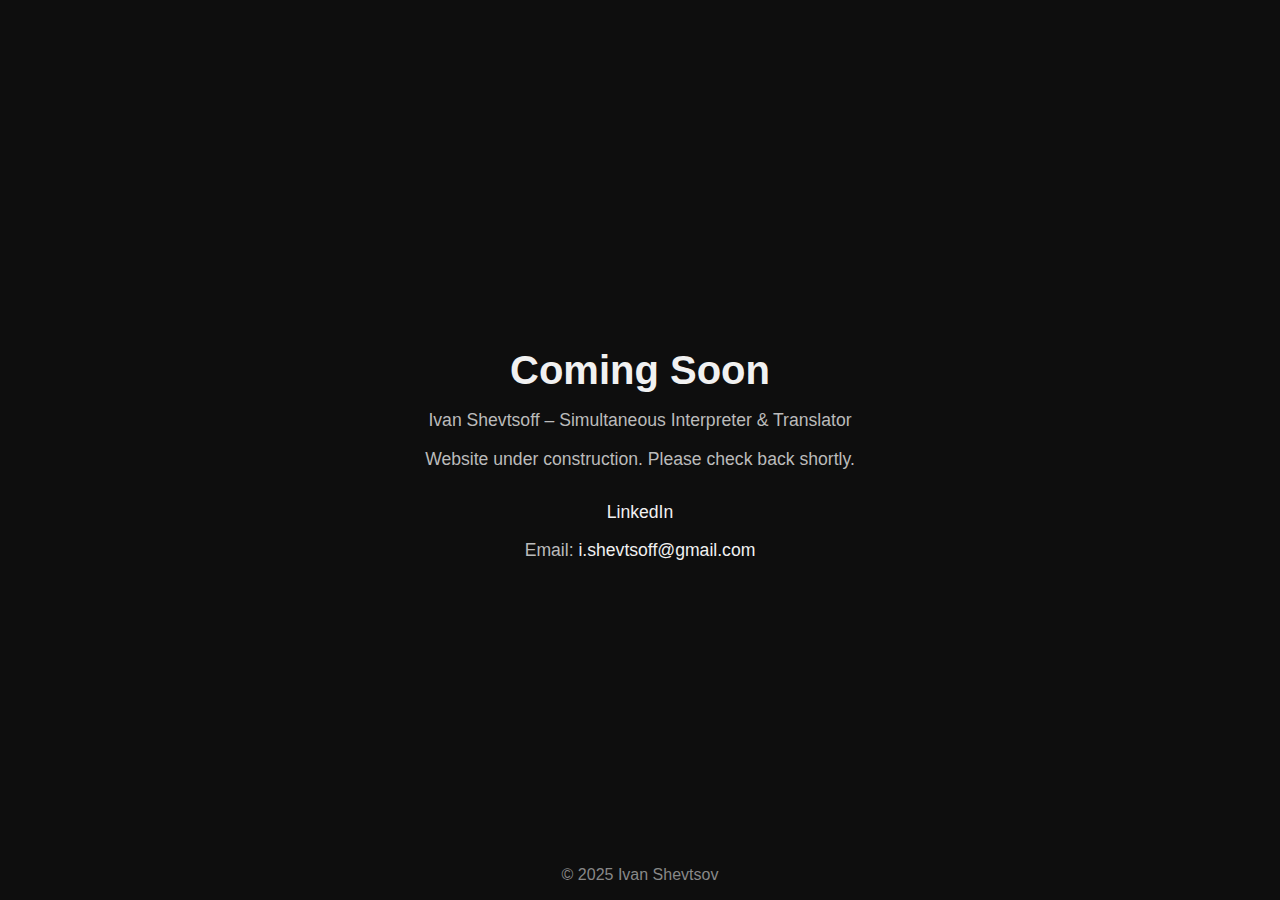
<file: index.html>
<!DOCTYPE html>
<html lang="en">
<head>
  <meta charset="UTF-8">
  <meta name="viewport" content="width=device-width, initial-scale=1.0">

  <!-- SEO & Social Tags (Preserved) -->
  <meta name="keywords" content="Conference Interpreter, Simultaneous Interpretation, English German Russian Interpreter, RSI, Legal Translation, Medical Translation, Technical Interpretation Asia"/>
  <meta name="author" content="Ivan Shevtsov">
  <title>Ivan Shevtsoff – Simultaneous Interpreter &amp; Translator Specializing in German, Russian, and English</title>
  <meta name="description" content="Ivan Shevtsoff – Experienced Simultaneous Interpreter &amp; Translator specializing in legal, medical, and technical fields in German, Russian, and English."/>
  <link rel="canonical" href="https://ivanshevtsoff.com"/>
  <meta property="og:title" content="Ivan Shevtsoff – Simultaneous Interpreter &amp; Translator Specializing in German, Russian, and English"/>
  <meta property="og:description" content="Ivan Shevtsoff – Experienced Simultaneous Interpreter &amp; Translator specializing in legal, medical, and technical fields in German, Russian, and English."/>
  <meta property="og:url" content="https://ivanshevtsoff.com"/>
  <meta property="og:site_name" content="IvanShevtsoff"/>
  <meta property="og:type" content="website"/>
  <meta name="fb_admins_meta_tag" content="i.shevtsoff"/>
  <meta name="google-site-verification" content="z198GASZHIZ1TUadFL4hCUdqg5PGjJBGj1CqCc-UXGw"/>
  <meta property="fb:admins" content="i.shevtsoff"/>
  <meta name="twitter:card" content="summary_large_image"/>
  <meta name="twitter:title" content="Ivan Shevtsoff – Simultaneous Interpreter &amp; Translator Specializing in German, Russian, and English"/>
  <meta name="twitter:description" content="Ivan Shevtsoff – Experienced Simultaneous Interpreter &amp; Translator specializing in legal, medical, and technical fields in German, Russian, and English."/>

  <style>
    body {
      margin: 0;
      font-family: "Helvetica Neue", sans-serif;
      background-color: #0e0e0e;
      color: #f1f1f1;
      display: flex;
      justify-content: center;
      align-items: center;
      height: 100vh;
      flex-direction: column;
      text-align: center;
    }
    h1 {
      font-size: 2.5rem;
      margin-bottom: 0.5rem;
    }
    p {
      font-size: 1.1rem;
      color: #bbb;
    }
    .logo {
      font-size: 1rem;
      color: #888;
      position: absolute;
      bottom: 1rem;
    }
    .contact {
      margin-top: 2rem;
      font-size: 1rem;
    }
    .contact a {
      color: #f1f1f1;
      text-decoration: none;
    }
    .contact a:hover {
      text-decoration: underline;
    }
  </style>
</head>
<body>
  <main>
    <h1>Coming Soon</h1>
    <p>Ivan Shevtsoff – Simultaneous Interpreter &amp; Translator</p>
    <p>Website under construction. Please check back shortly.</p>
    <div class="contact">
      <p><a href="https://www.linkedin.com/in/ivanshevtsoff/" target="_blank" rel="noopener noreferrer">LinkedIn</a></p>
      <p>Email: <span id="email"></span></p>
    </div>
  </main>
  <div class="logo">&copy; 2025 Ivan Shevtsov</div>

  <script>
    const user = "i.shevtsoff";
    const domain = "gmail.com";
    document.getElementById("email").innerHTML = `<a href="mailto:${user}@${domain}">${user}@${domain}</a>`;
  </script>
</body>
</html>
</file>
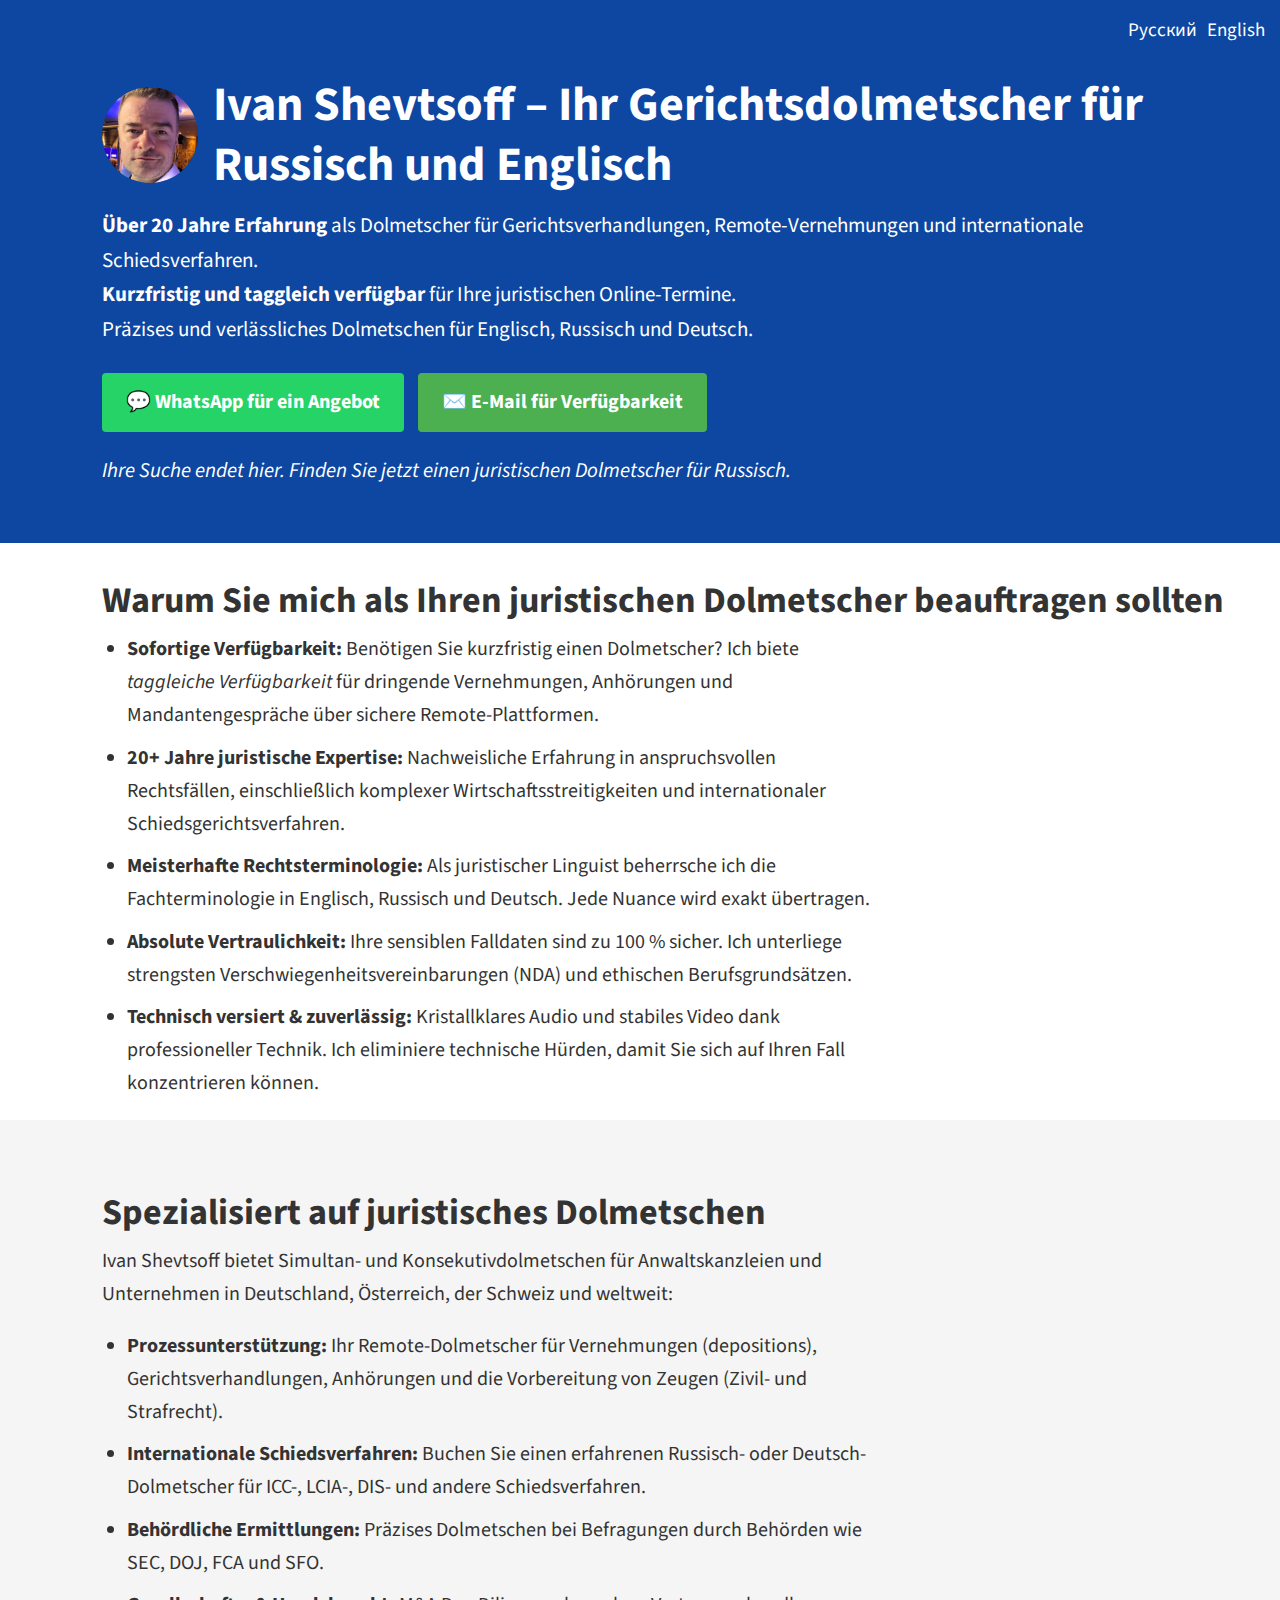
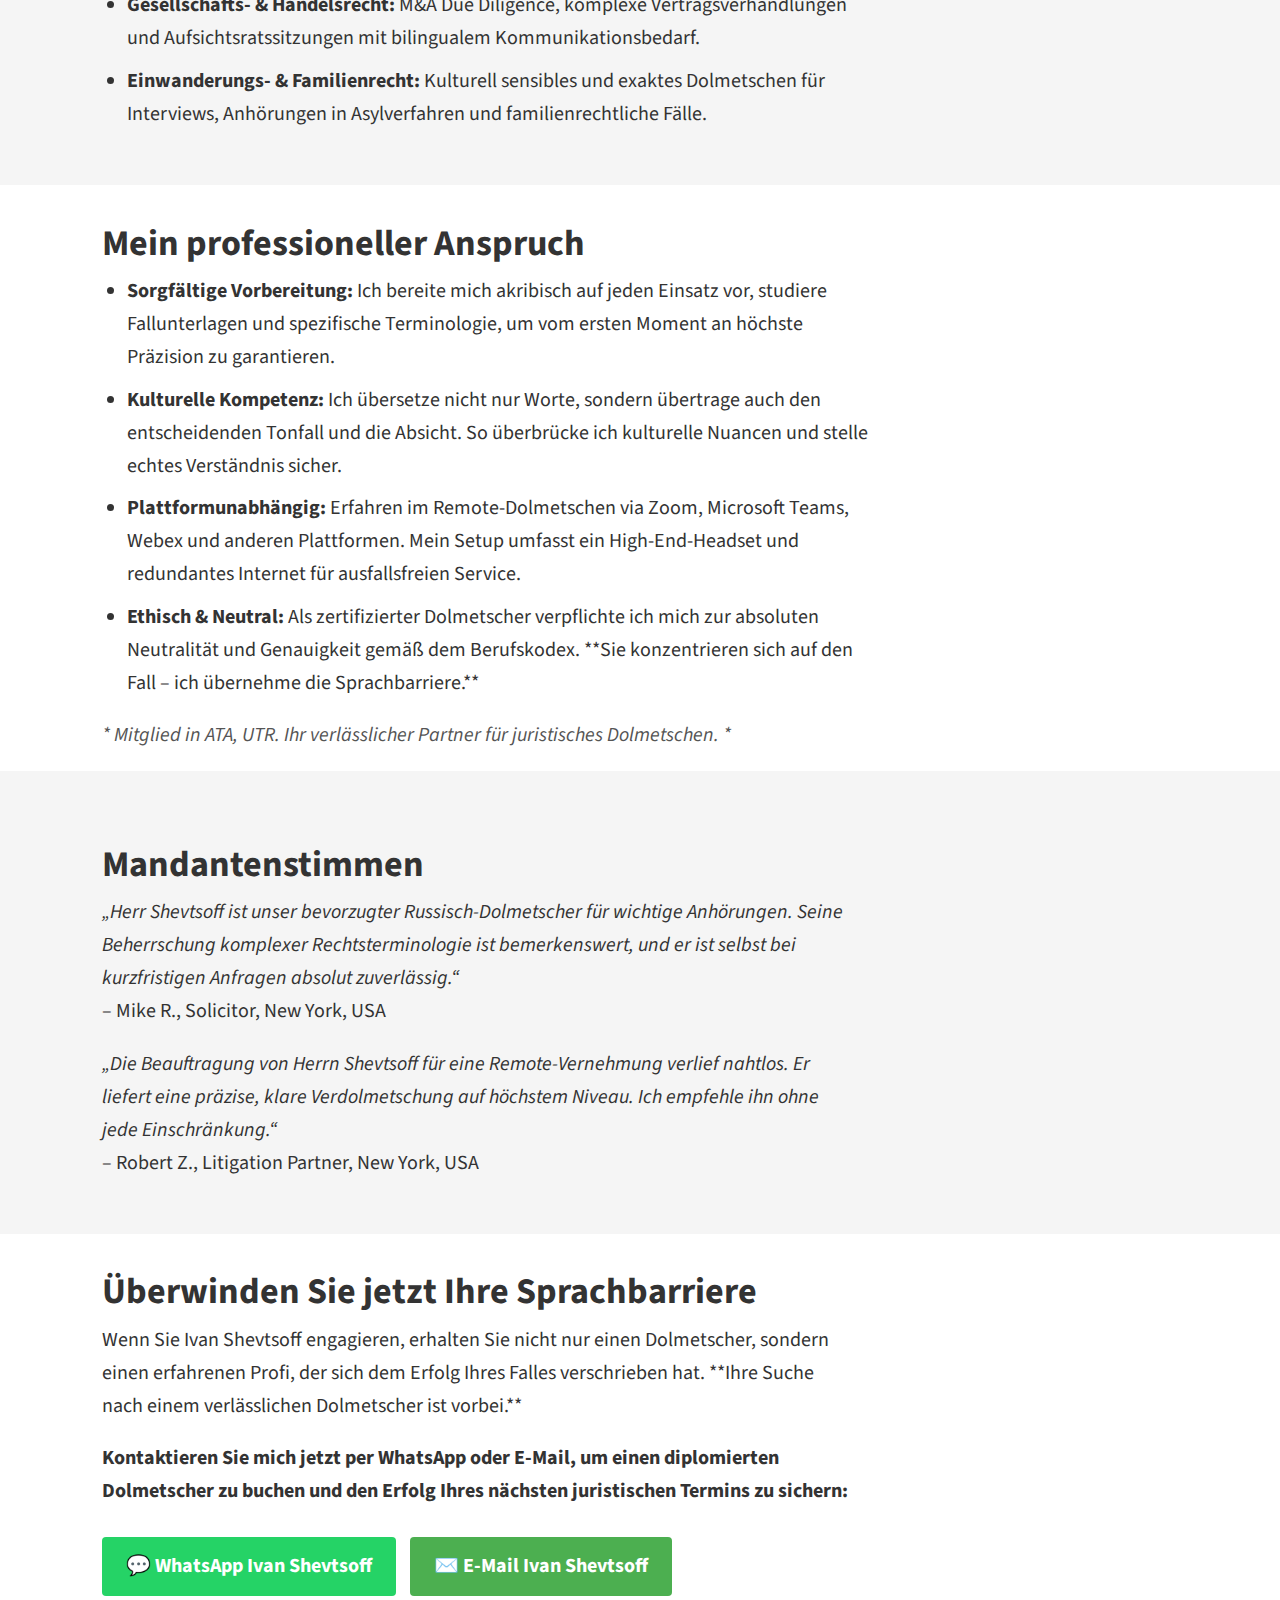
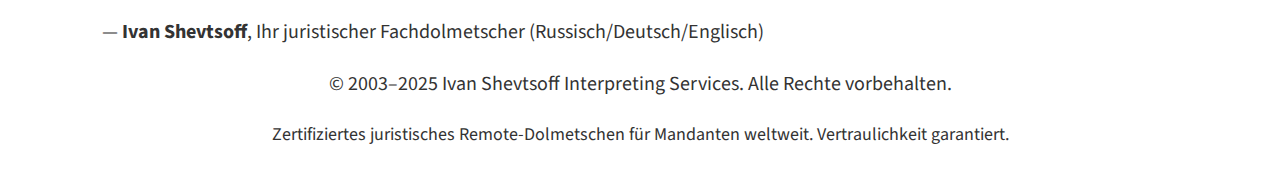
<file: de/index.html>
<!DOCTYPE html>
<html lang="de">
<head>
<script async src="https://www.googletagmanager.com/gtag/js?id=G-PXMJ6V97SH"></script>
<script>
  window.dataLayer = window.dataLayer || [];
  function gtag(){dataLayer.push(arguments);}
  gtag('js', new Date());

  gtag('config', 'G-PXMJ6V97SH');
</script>
  <meta charset="UTF-8">
  <meta name="viewport" content="width=device-width, initial-scale=1.0">
  
  <title>Gerichtsdolmetscher Russisch & Deutsch | Ivan Shevtsoff</title>
  <meta name="description" content="Buchen Sie einen diplomierten Dolmetscher für Russisch & Englisch mit 20+ Jahren Erfahrung. Experte für Remote-Vernehmungen, ICC/LCIA-Schiedsverfahren und Zeugenvorbereitung (SEC, DOJ). Kurzfristig & taggleich verfügbar. Kontaktieren Sie Ivan Shevtsoff.">

<link rel="apple-touch-icon" sizes="180x180" href="/apple-touch-icon.png">
<link rel="icon" type="image/png" sizes="32x32" href="/favicon-32x32.png">
<link rel="icon" type="image/png" sizes="16x16" href="/favicon-16x16.png">
<link rel="manifest" href="/site.webmanifest">
<link href="https://fonts.googleapis.com/css2?family=Source+Sans+3:wght@400;600;700;800&display=swap" rel="stylesheet">

<style>
  :root {
    --font-base: 20px;
    --lh-base: 1.65;
    --max-line: 75ch;

    --h1: clamp(34px, 4.5vw, 48px);
    --h2: clamp(26px, 3.2vw, 36px);
    --h3: clamp(22px, 2.4vw, 28px);
    --h4: clamp(18px, 2vw, 22px);

    --space-xxs: .4rem;
    --space-xs:  .6rem;
    --space-s:   .8rem;
    --space-m:   1.2rem;
    --space-l:   1.6rem;
    --space-xl:  2.2rem;
    --space-xxl: 3rem;
  }

  html { font-size: 100%; }
  body {
    margin: 0;
    padding: 0;
    font-family: "Source Sans 3", Arial, sans-serif;
    font-size: var(--font-base);
    line-height: var(--lh-base);
    color: #333;
  }

  section p, section ul, section ol {
    max-width: var(--max-line);
  }

  h1, h2, h3, h4, h5, h6 {
    line-height: 1.25;
    margin: 0;
    font-weight: 700;
  }
  h1 {
    font-size: var(--h1);
    margin-top: var(--space-xl);
    margin-bottom: var(--space-s);
  }
  h2 {
    font-size: var(--h2);
    margin-top: var(--space-xl);
    margin-bottom: var(--space-xs);
  }
  h3 {
    font-size: var(--h3);
    margin-top: var(--space-l);
    margin-bottom: var(--space-xxs);
  }
  h4 {
    font-size: var(--h4);
    margin-top: var(--space-m);
    margin-bottom: var(--space-xxs);
  }

  p {
    margin: 0 0 var(--space-m);
  }
  ul {
    margin: 0 0 var(--space-m) 1.25em;
    padding: 0;
  }
  li {
    margin: 0 0 var(--space-xs);
  }

  .container { max-width: 1200px; margin: 0 auto; padding: 0 1em; }
  .full { max-width: none; margin: 0; }
  .offset-left { padding-left: 8vw; padding-right: 3rem; }

  header.hero {
    background: #0d47a1;
    color: #fff;
    padding: 2em 0;
    position: relative;
    text-align: left;
  }
  header.hero h1 {
    display: flex;
    align-items: center;
    gap: 15px;
    justify-content: flex-start;
  }
  header.hero p {
    font-size: 1.05em;
    margin: .4rem 0 1rem;
  }

  .cta-buttons a {
    display: inline-block;
    margin: .5em .5em 0 0;
    padding: .65em 1.2em;
    font-weight: 700;
    text-decoration: none;
    color: #fff;
    border-radius: 4px;
  }
  .cta-buttons a.whatsapp { background: #25D366; }
  .cta-buttons a.email    { background: #4CAF50; }
  .cta-buttons a:hover    { opacity: .9; }

  .profile-pic {
    width: 96px;
    height: 96px;
    border-radius: 50%;
    object-fit: cover;
  }

  .lang-switcher {
    position: absolute; top: 15px; right: 15px;
    display: flex; gap: 10px; flex-direction: row;
  }
  .lang-switcher a {
    color: #fff;
    text-decoration: none;
    font-weight: 400;
    font-size: .95em;
  }
  .lang-switcher a:hover { text-decoration: underline; }

  section {
    padding: var(--space-xl) 0;
    text-align: left;
  }
  section.gray {
    background: #f5f5f5;
    padding-top: var(--space-xl);
    padding-bottom: var(--space-xl);
  }
  .trust-signals {
    font-style: italic;
    color: #555;
    margin-top: var(--space-s);
  }

  footer.offset-left {
    padding-left: 0;
    padding-right: 0;
    text-align: center;
  }

  @media (max-width: 600px) {
    .offset-left { padding-left: 1rem; padding-right: 1rem; }
    header.hero h1 { gap: 10px; flex-direction: column; align-items: flex-start; }
    header.hero p { font-size: 1em; }
    .cta-buttons a { display: block; margin: .5em 0 0 0; }
    .lang-switcher { right: 10px; top: 10px; flex-direction: column; gap: 4px; }
  }
</style>
</head>

<body>

  <header class="hero">
    <div class="lang-switcher">
      <a href="/ru/">Русский</a>
      <a href="/">English</a>
    </div>
    <div class="container full offset-left">
      <h1>
        <img src="../ivan.png" alt="Ivan Shevtsoff" class="profile-pic">
        Ivan Shevtsoff – Ihr Gerichtsdolmetscher für Russisch und Englisch
      </h1>
      <p><strong>Über 20 Jahre Erfahrung</strong> als Dolmetscher für Gerichtsverhandlungen, Remote-Vernehmungen und internationale Schiedsverfahren. <br>
      <strong>Kurzfristig und taggleich verfügbar</strong> für Ihre juristischen Online-Termine. <br>
      Präzises und verlässliches Dolmetschen für Englisch, Russisch und Deutsch.</p>
      <div class="cta-buttons">
        <a href="https://wa.me/4368110431822" class="whatsapp" title="Kontakt via WhatsApp">💬 WhatsApp für ein Angebot</a>
        <a href="mailto:i.shevtsoff@gmail.com" class="email" title="Kontakt via E-Mail">✉️ E-Mail für Verfügbarkeit</a>
      </div>
      <p style="margin-top:1em; font-style: italic;">Ihre Suche endet hier. Finden Sie jetzt einen juristischen Dolmetscher für Russisch.</p>
    </div>
  </header>

  <section class="container full offset-left">
    <h2>Warum Sie mich als Ihren juristischen Dolmetscher beauftragen sollten</h2>
    <ul>
      <li><strong>Sofortige Verfügbarkeit:</strong> Benötigen Sie kurzfristig einen Dolmetscher? Ich biete <em>taggleiche Verfügbarkeit</em> für dringende Vernehmungen, Anhörungen und Mandantengespräche über sichere Remote-Plattformen.</li>
      <li><strong>20+ Jahre juristische Expertise:</strong> Nachweisliche Erfahrung in anspruchsvollen Rechtsfällen, einschließlich komplexer Wirtschaftsstreitigkeiten und internationaler Schiedsgerichtsverfahren.</li>
      <li><strong>Meisterhafte Rechtsterminologie:</strong> Als juristischer Linguist beherrsche ich die Fachterminologie in Englisch, Russisch und Deutsch. Jede Nuance wird exakt übertragen.</li>
      <li><strong>Absolute Vertraulichkeit:</strong> Ihre sensiblen Falldaten sind zu 100 % sicher. Ich unterliege strengsten Verschwiegenheitsvereinbarungen (NDA) und ethischen Berufsgrundsätzen.</li>
      <li><strong>Technisch versiert & zuverlässig:</strong> Kristallklares Audio und stabiles Video dank professioneller Technik. Ich eliminiere technische Hürden, damit Sie sich auf Ihren Fall konzentrieren können.</li>
    </ul>
  </section>

  <section class="container gray full offset-left">
    <h2>Spezialisiert auf juristisches Dolmetschen</h2>
    <p>Ivan Shevtsoff bietet Simultan- und Konsekutivdolmetschen für Anwaltskanzleien und Unternehmen in Deutschland, Österreich, der Schweiz und weltweit:</p>
    <ul>
      <li><strong>Prozessunterstützung:</strong> Ihr Remote-Dolmetscher für Vernehmungen (depositions), Gerichtsverhandlungen, Anhörungen und die Vorbereitung von Zeugen (Zivil- und Strafrecht).</li>
      <li><strong>Internationale Schiedsverfahren:</strong> Buchen Sie einen erfahrenen Russisch- oder Deutsch-Dolmetscher für ICC-, LCIA-, DIS- und andere Schiedsverfahren.</li>
      <li><strong>Behördliche Ermittlungen:</strong> Präzises Dolmetschen bei Befragungen durch Behörden wie SEC, DOJ, FCA und SFO.</li>
      <li><strong>Gesellschafts- & Handelsrecht:</strong> M&A Due Diligence, komplexe Vertragsverhandlungen und Aufsichtsratssitzungen mit bilingualem Kommunikationsbedarf.</li>
      <li><strong>Einwanderungs- & Familienrecht:</strong> Kulturell sensibles und exaktes Dolmetschen für Interviews, Anhörungen in Asylverfahren und familienrechtliche Fälle.</li>
    </ul>
  </section>

  <section class="container full offset-left">
    <h2>Mein professioneller Anspruch</h2>
    <ul>
      <li><strong>Sorgfältige Vorbereitung:</strong> Ich bereite mich akribisch auf jeden Einsatz vor, studiere Fallunterlagen und spezifische Terminologie, um vom ersten Moment an höchste Präzision zu garantieren.</li>
      <li><strong>Kulturelle Kompetenz:</strong> Ich übersetze nicht nur Worte, sondern übertrage auch den entscheidenden Tonfall und die Absicht. So überbrücke ich kulturelle Nuancen und stelle echtes Verständnis sicher.</li>
      <li><strong>Plattformunabhängig:</strong> Erfahren im Remote-Dolmetschen via Zoom, Microsoft Teams, Webex und anderen Plattformen. Mein Setup umfasst ein High-End-Headset und redundantes Internet für ausfallsfreien Service.</li>
      <li><strong>Ethisch & Neutral:</strong> Als zertifizierter Dolmetscher verpflichte ich mich zur absoluten Neutralität und Genauigkeit gemäß dem Berufskodex. **Sie konzentrieren sich auf den Fall – ich übernehme die Sprachbarriere.**</li>
    </ul>
    <p class="trust-signals">* Mitglied in ATA, UTR. Ihr verlässlicher Partner für juristisches Dolmetschen. *</p>
  </section>

  <section class="container gray full offset-left">
    <h2>Mandantenstimmen</h2>
    <p><em>„Herr Shevtsoff ist unser bevorzugter Russisch-Dolmetscher für wichtige Anhörungen. Seine Beherrschung komplexer Rechtsterminologie ist bemerkenswert, und er ist selbst bei kurzfristigen Anfragen absolut zuverlässig.“</em><br>
    – Mike R., Solicitor, New York, USA</p>
    <p><em>„Die Beauftragung von Herrn Shevtsoff für eine Remote-Vernehmung verlief nahtlos. Er liefert eine präzise, klare Verdolmetschung auf höchstem Niveau. Ich empfehle ihn ohne jede Einschränkung.“</em><br>
    – Robert Z., Litigation Partner, New York, USA</p>
  </section>

  <section class="container full offset-left">
    <h2>Überwinden Sie jetzt Ihre Sprachbarriere</h2>
    <p>Wenn Sie Ivan Shevtsoff engagieren, erhalten Sie nicht nur einen Dolmetscher, sondern einen erfahrenen Profi, der sich dem Erfolg Ihres Falles verschrieben hat. **Ihre Suche nach einem verlässlichen Dolmetscher ist vorbei.**</p>
    <p><strong>Kontaktieren Sie mich jetzt per WhatsApp oder E-Mail, um einen diplomierten Dolmetscher zu buchen und den Erfolg Ihres nächsten juristischen Termins zu sichern:</strong></p>
    <div class="cta-buttons">
      <a href="https://wa.me/4368110431822" class="whatsapp" title="Kontakt via WhatsApp">💬 WhatsApp Ivan Shevtsoff</a>
      <a href="mailto:i.shevtsoff@gmail.com" class="email" title="Kontakt via E-Mail">✉️ E-Mail Ivan Shevtsoff</a>
    </div>
    <p style="margin-top: 1em;">&mdash; <strong>Ivan Shevtsoff</strong>, Ihr juristischer Fachdolmetscher (Russisch/Deutsch/Englisch)</p>
  </section>

  <footer class="container gray full offset-left">
    <p>&copy; 2003–2025 Ivan Shevtsoff Interpreting Services. Alle Rechte vorbehalten.</p>
    <p style="font-size: 0.9em;">Zertifiziertes juristisches Remote-Dolmetschen für Mandanten weltweit. Vertraulichkeit garantiert.</p>
  </footer>

</body>
</html>
</file>
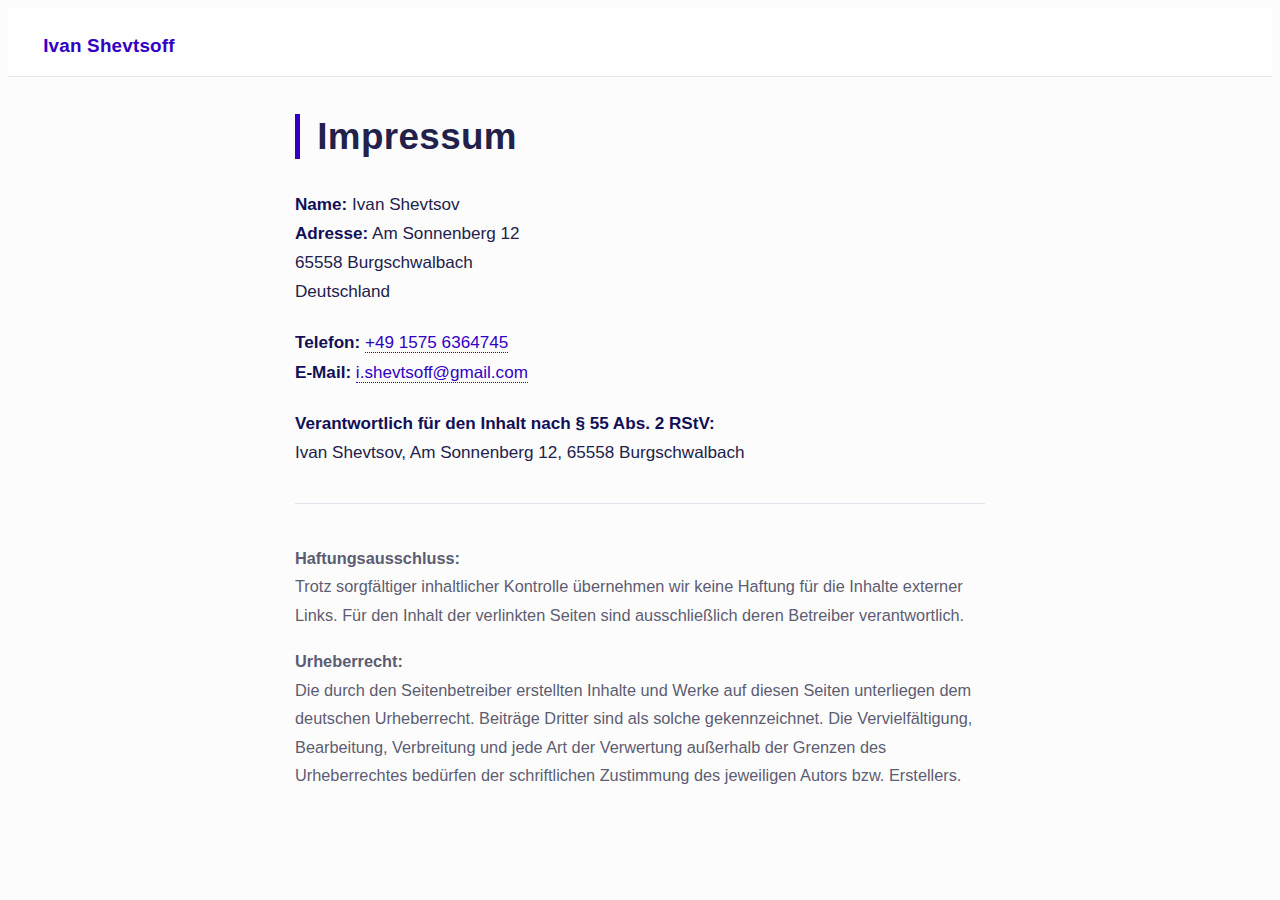
<file: impressum/index.html>
<!DOCTYPE html>
<html lang="de">
<head>
  <meta charset="UTF-8" />
  <title>Impressum – Ivan Shevtsov</title>
  <meta name="viewport" content="width=device-width, initial-scale=1.0" />
  <meta name="robots" content="noindex, follow">
  <link rel="stylesheet" href="../styles_l.css" />
  <style>
.impressum-main {
  max-width: 690px;
  margin: 0 auto;
  padding: 0 1.6rem 3rem 1.6rem;
}

.impressum-title {
  font-size: 2.3rem;
  font-weight: 700;
  margin-bottom: 1.9rem;
  color: #22214b;
  letter-spacing: 0.01em;
  line-height: 1.23;
  border-left: 5px solid #3200c4;
  padding-left: 1.08rem;
}

.impressum-block {
  margin-bottom: 2.2rem;
}

.impressum-block p {
  margin-bottom: 1.4rem;
  font-size: 1.07rem;
  line-height: 1.7;
  color: #22214b;
}

.impressum-block strong {
  font-weight: 600;
  color: #111056;
}

.impressum-block a {
  color: #3200c4;
  text-decoration: none;
  border-bottom: 1px dotted #3200c4;
  transition: color 0.15s;
}
.impressum-block a:hover {
  color: #19007b;
  border-bottom: 1px solid #19007b;
}

.impressum-legal {
  border-top: 1px solid #e2e2f1;
  padding-top: 1.5rem;
  font-size: 1.02rem;
  color: #5c5c72;
}
.impressum-legal p {
  margin-bottom: 1.1rem;
}

@media (max-width: 700px) {
  .impressum-main {
    padding: 0 0.7rem 2rem 0.7rem;
  }
  .brand {
    padding-left: 0.75rem;
    font-size: 1rem;
  }
  .impressum-title {
    font-size: 1.6rem;
    padding-left: 0.7rem;
  }
}
  </style>
</head>
<body>
  <header class="impressum-header">
    <div class="brand-left">
      <a href="/" class="brand">Ivan Shevtsoff</a>
    </div>
  </header>
  <main class="impressum-main">
    <section class="impressum-content">
      <h1 class="impressum-title">Impressum</h1>
      <div class="impressum-block">
        <p>
          <strong>Name:</strong> Ivan Shevtsov<br>
          <strong>Adresse:</strong> Am Sonnenberg 12<br>
          65558 Burgschwalbach<br>
          Deutschland
        </p>
        <p>
          <strong>Telefon:</strong> <a href="tel:+4915756364745">+49 1575 6364745</a><br>
          <strong>E-Mail:</strong> <a href="mailto:i.shevtsoff@gmail.com">i.shevtsoff@gmail.com</a>
        </p>
        <p>
          <strong>Verantwortlich für den Inhalt nach § 55 Abs. 2 RStV:</strong><br>
          Ivan Shevtsov, Am Sonnenberg 12, 65558 Burgschwalbach
        </p>
      </div>
      <div class="impressum-legal">
        <p>
          <strong>Haftungsausschluss:</strong><br>
          Trotz sorgfältiger inhaltlicher Kontrolle übernehmen wir keine Haftung für die Inhalte externer Links. Für den Inhalt der verlinkten Seiten sind ausschließlich deren Betreiber verantwortlich.
        </p>
        <p>
          <strong>Urheberrecht:</strong><br>
          Die durch den Seitenbetreiber erstellten Inhalte und Werke auf diesen Seiten unterliegen dem deutschen Urheberrecht. Beiträge Dritter sind als solche gekennzeichnet. Die Vervielfältigung, Bearbeitung, Verbreitung und jede Art der Verwertung außerhalb der Grenzen des Urheberrechtes bedürfen der schriftlichen Zustimmung des jeweiligen Autors bzw. Erstellers.
        </p>
      </div>
    </section>
  </main>
</body>
</html>
</file>
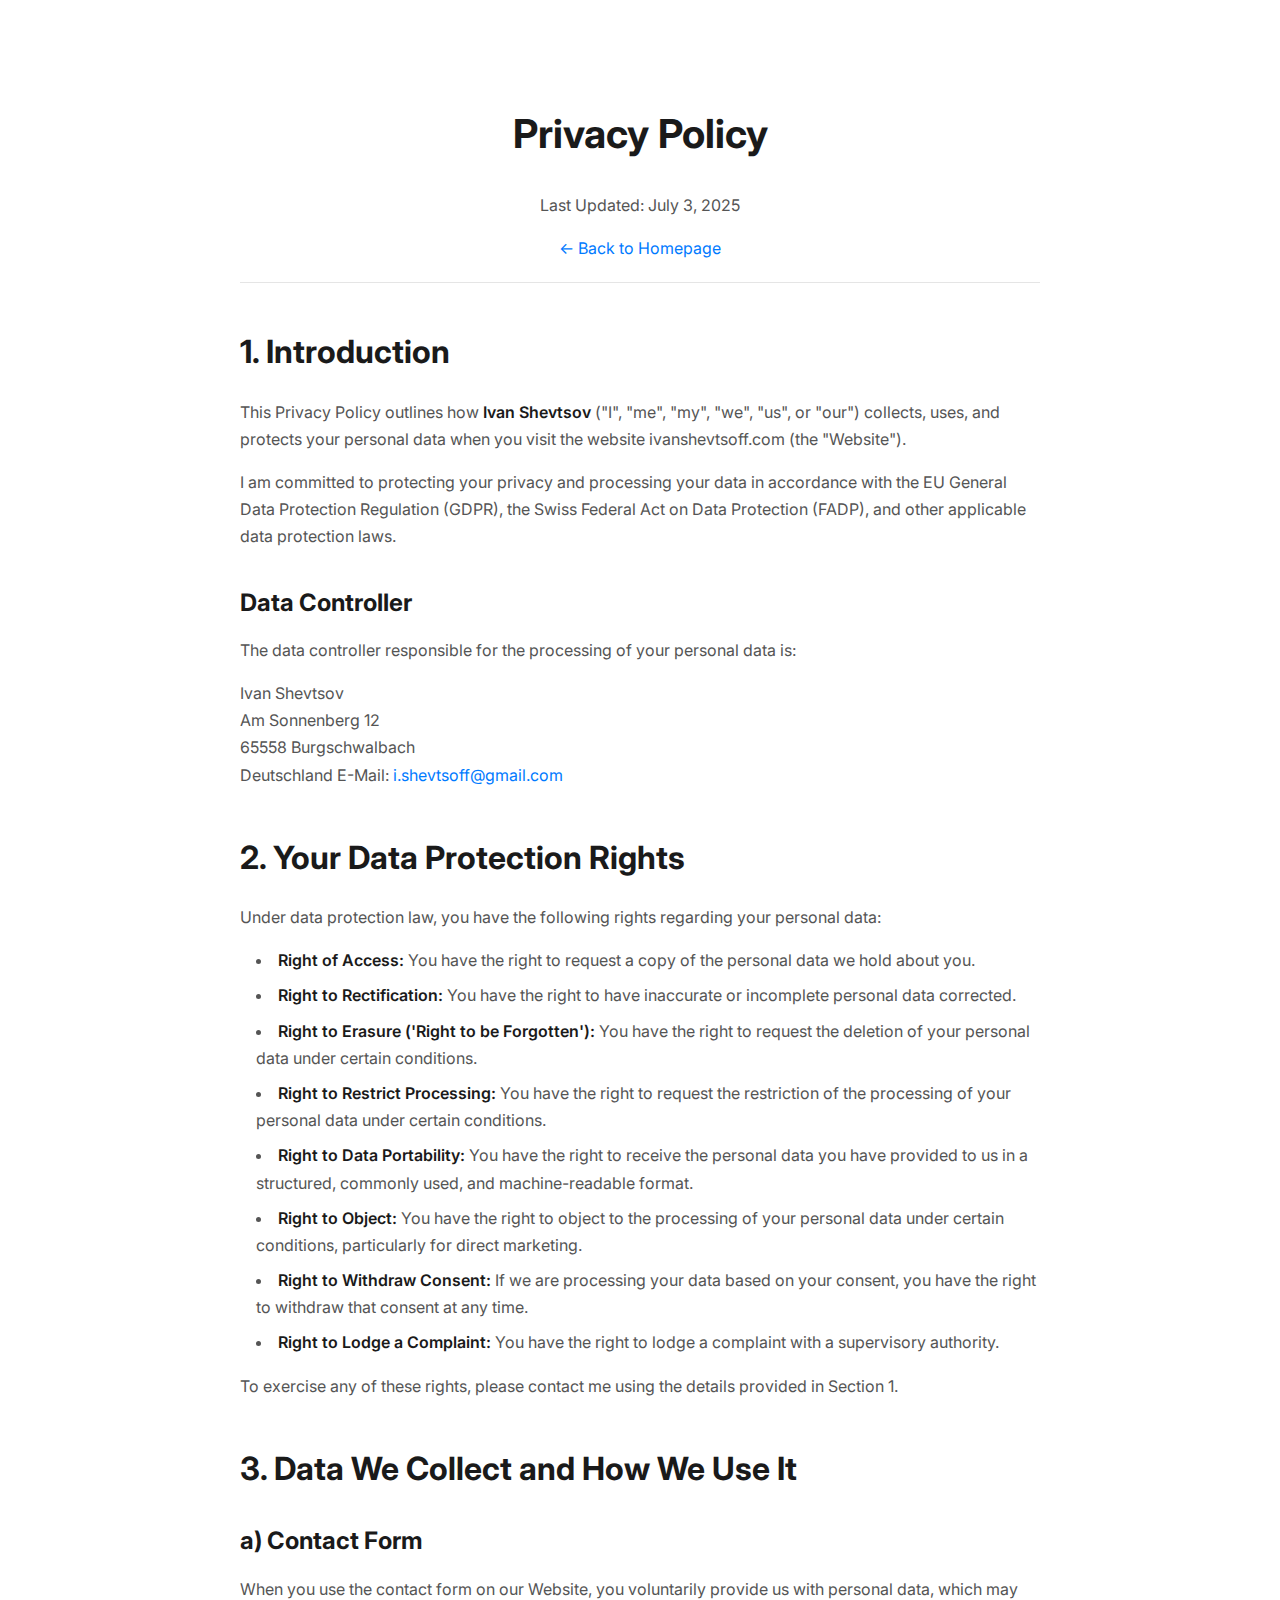
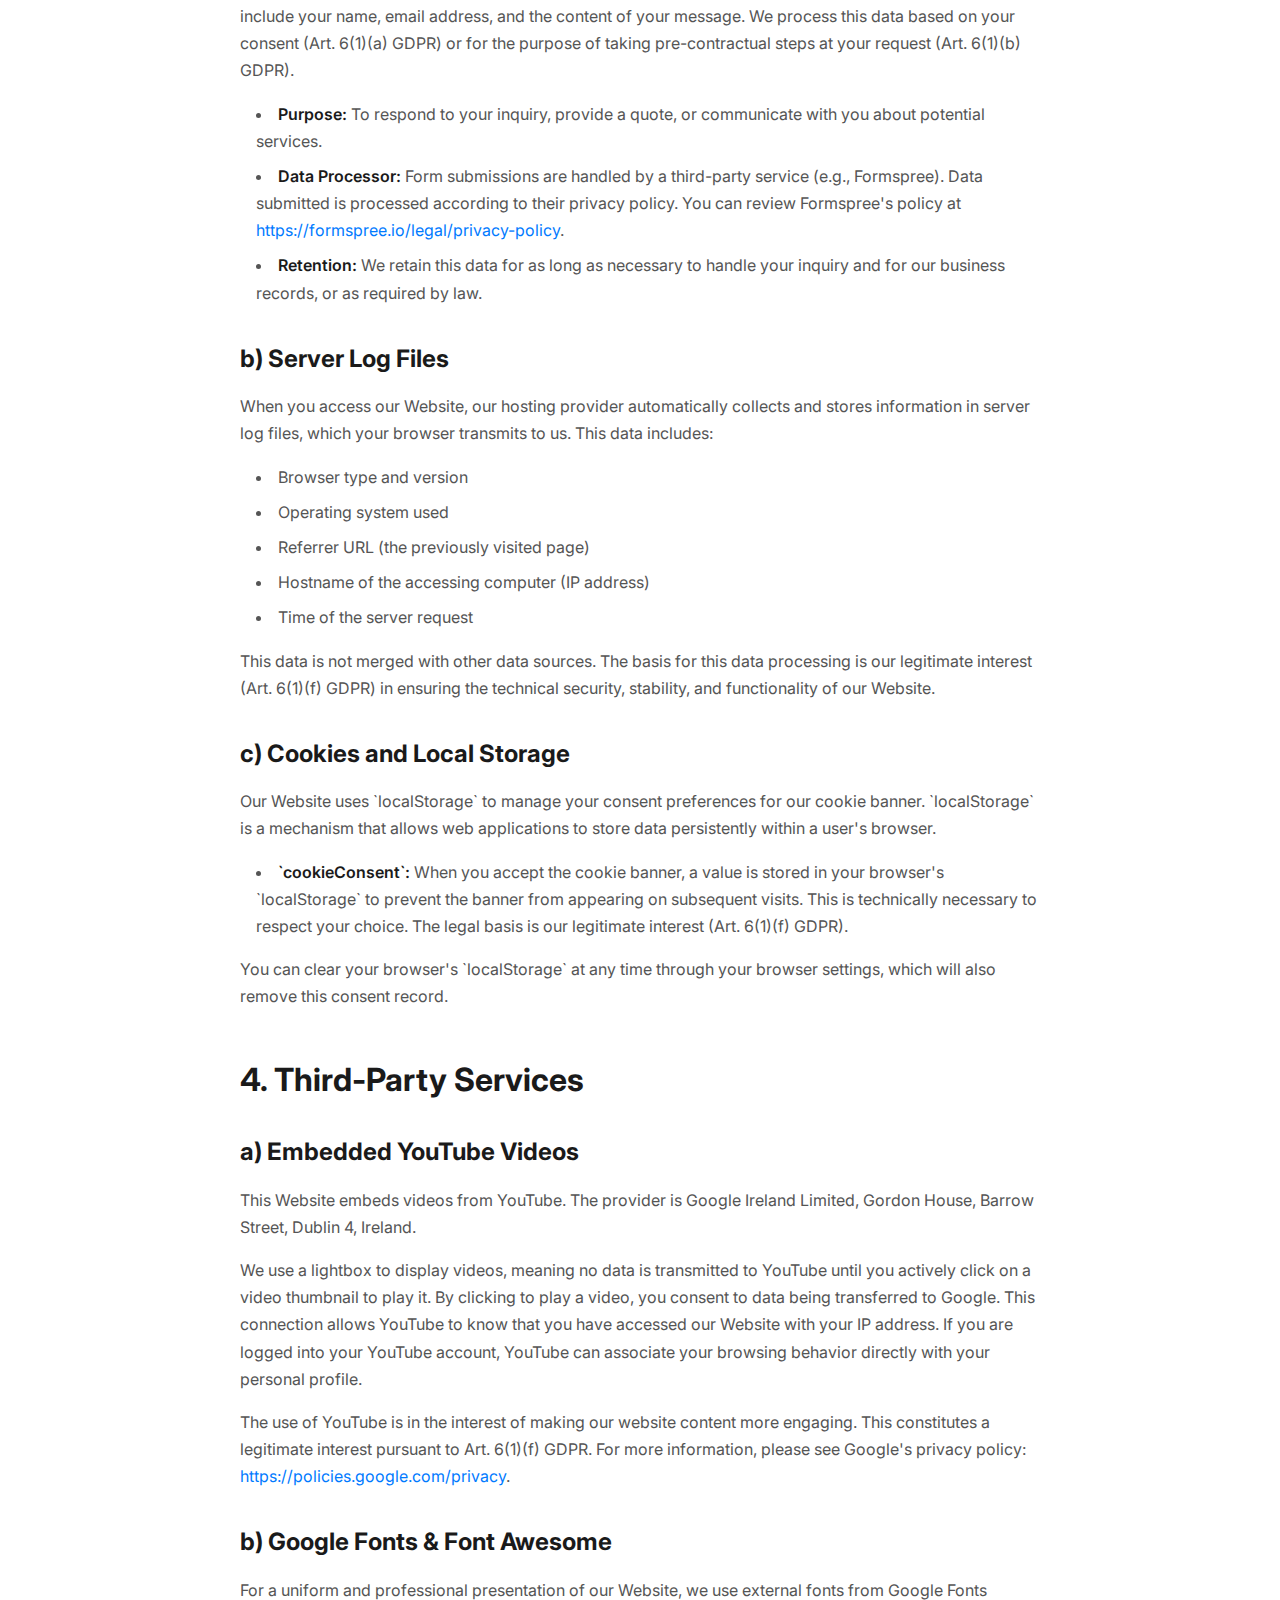
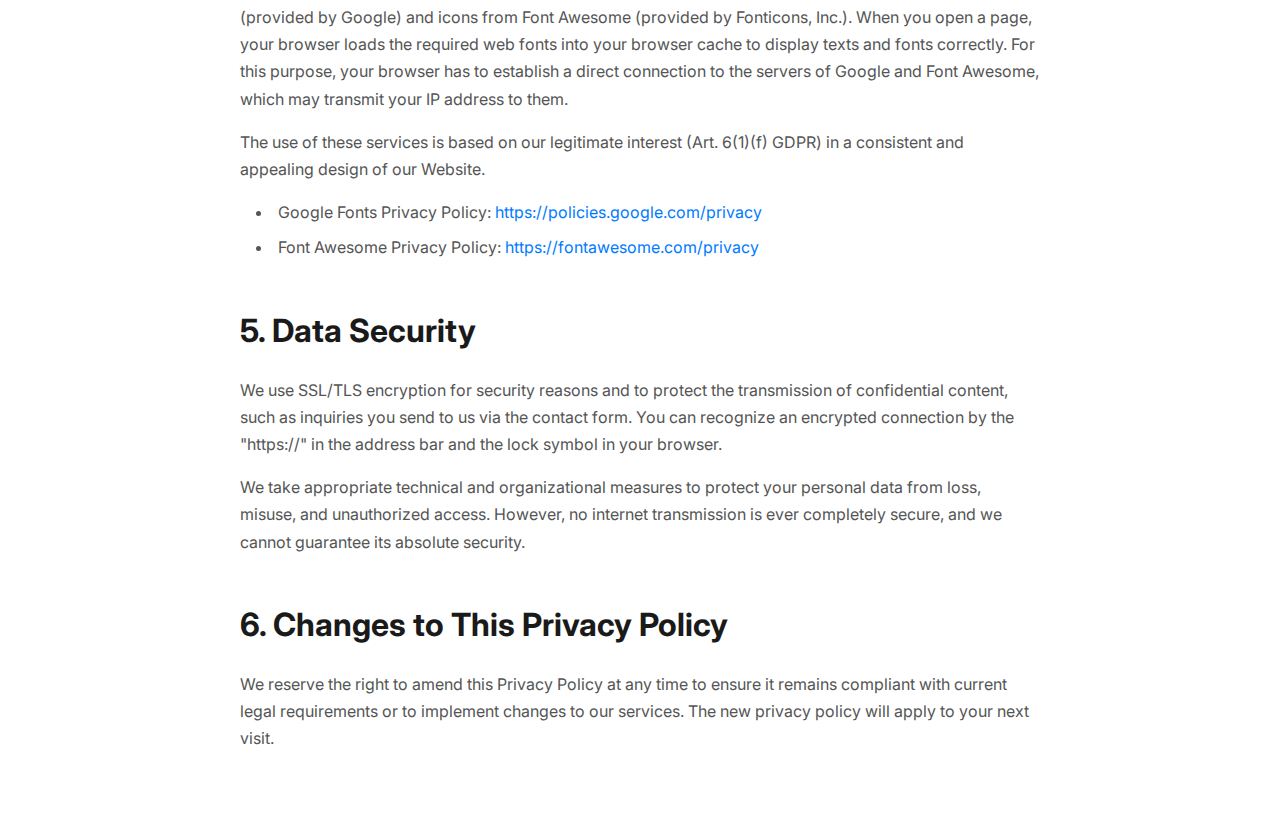
<file: privacy/index.html>
<!DOCTYPE html>
<html lang="en" data-theme="dark"> <!-- Default theme is dark, JS can adjust -->
<head>
    <meta charset="UTF-8">
    <meta name="viewport" content="width=device-width, initial-scale=1.0">
    <meta name="robots" content="noindex, follow">
    <title>Privacy Policy - Ivan Shevtsoff</title>
    
    <!-- Google Fonts: Inter -->
    <link rel="preconnect" href="https://fonts.googleapis.com">
    <link rel="preconnect" href="https://fonts.gstatic.com" crossorigin>
    <link href="https://fonts.googleapis.com/css2?family=Inter:wght@400;500;600;700&display=swap" rel="stylesheet">
    
    <style>
        :root {
            /* Light Theme */
            --bg-color: #ffffff;
            --surface-color: #f7f7f7;
            --primary-text-color: #1a1a1a;
            --secondary-text-color: #555555;
            --accent-color: #007aff;
            --border-color: #e5e5e5;
        }

        [data-theme="dark"] {
            /* Dark Theme */
            --bg-color: #121212;
            --surface-color: #1e1e1e;
            --primary-text-color: #ffffff;
            --secondary-text-color: #a0a0a0;
            --accent-color: #ffd700;
            --border-color: #333333;
        }

        body {
            font-family: 'Inter', -apple-system, BlinkMacSystemFont, "Segoe UI", Roboto, sans-serif;
            background-color: var(--bg-color);
            color: var(--primary-text-color);
            line-height: 1.7;
            transition: background-color 0.3s ease, color 0.3s ease;
        }
        
        .container {
            max-width: 800px;
            margin: 0 auto;
            padding: 40px 20px;
        }
        
        h1, h2, h3 {
            font-weight: 700;
            line-height: 1.3;
            margin-top: 1.5em;
            margin-bottom: 0.8em;
            color: var(--primary-text-color);
        }

        h1 { font-size: 2.5rem; }
        h2 { font-size: 2rem; }
        h3 { font-size: 1.5rem; }

        p {
            margin-bottom: 1em;
            color: var(--secondary-text-color);
        }
        
        a {
            color: var(--accent-color);
            text-decoration: none;
        }
        a:hover {
            text-decoration: underline;
        }
        
        ul {
            list-style-position: inside;
            padding-left: 1em;
            margin-bottom: 1em;
        }
        
        li {
            margin-bottom: 0.5em;
            color: var(--secondary-text-color);
        }
        
        strong {
            color: var(--primary-text-color);
            font-weight: 600;
        }

        .header {
            text-align: center;
            padding-bottom: 20px;
            border-bottom: 1px solid var(--border-color);
            margin-bottom: 40px;
        }
        
        .disclaimer {
            background-color: var(--surface-color);
            border-left: 4px solid var(--accent-color);
            padding: 15px 20px;
            margin: 20px 0;
            font-size: 0.9rem;
        }

    </style>
</head>
<body>

    <div class="container">
        <header class="header">
            <h1>Privacy Policy</h1>
            <p>Last Updated: July 3, 2025</p>
            <a href="/">← Back to Homepage</a>
        </header>

        <h2>1. Introduction</h2>
        <p>This Privacy Policy outlines how <strong>Ivan Shevtsov</strong> ("I", "me", "my", "we", "us", or "our") collects, uses, and protects your personal data when you visit the website ivanshevtsoff.com (the "Website").</p>
        <p>I am committed to protecting your privacy and processing your data in accordance with the EU General Data Protection Regulation (GDPR), the Swiss Federal Act on Data Protection (FADP), and other applicable data protection laws.</p>
        
        <h3>Data Controller</h3>
        <p>The data controller responsible for the processing of your personal data is:</p>
        <p>
            Ivan Shevtsov<br>
            Am Sonnenberg 12<br>
            65558 Burgschwalbach<br>
            Deutschland
           E-Mail: <span id="email-impressum">[Loading email address...]</span>
        </p>

        <h2>2. Your Data Protection Rights</h2>
        <p>Under data protection law, you have the following rights regarding your personal data:</p>
        <ul>
            <li><strong>Right of Access:</strong> You have the right to request a copy of the personal data we hold about you.</li>
            <li><strong>Right to Rectification:</strong> You have the right to have inaccurate or incomplete personal data corrected.</li>
            <li><strong>Right to Erasure ('Right to be Forgotten'):</strong> You have the right to request the deletion of your personal data under certain conditions.</li>
            <li><strong>Right to Restrict Processing:</strong> You have the right to request the restriction of the processing of your personal data under certain conditions.</li>
            <li><strong>Right to Data Portability:</strong> You have the right to receive the personal data you have provided to us in a structured, commonly used, and machine-readable format.</li>
            <li><strong>Right to Object:</strong> You have the right to object to the processing of your personal data under certain conditions, particularly for direct marketing.</li>
            <li><strong>Right to Withdraw Consent:</strong> If we are processing your data based on your consent, you have the right to withdraw that consent at any time.</li>
            <li><strong>Right to Lodge a Complaint:</strong> You have the right to lodge a complaint with a supervisory authority.</li>
        </ul>
        <p>To exercise any of these rights, please contact me using the details provided in Section 1.</p>

        <h2>3. Data We Collect and How We Use It</h2>
        
        <h3>a) Contact Form</h3>
        <p>When you use the contact form on our Website, you voluntarily provide us with personal data, which may include your name, email address, and the content of your message. We process this data based on your consent (Art. 6(1)(a) GDPR) or for the purpose of taking pre-contractual steps at your request (Art. 6(1)(b) GDPR).</p>
        <ul>
            <li><strong>Purpose:</strong> To respond to your inquiry, provide a quote, or communicate with you about potential services.</li>
            <li><strong>Data Processor:</strong> Form submissions are handled by a third-party service (e.g., Formspree). Data submitted is processed according to their privacy policy. You can review Formspree's policy at <a href="https://formspree.io/legal/privacy-policy" target="_blank" rel="noopener noreferrer">https://formspree.io/legal/privacy-policy</a>.</li>
            <li><strong>Retention:</strong> We retain this data for as long as necessary to handle your inquiry and for our business records, or as required by law.</li>
        </ul>
        
        <h3>b) Server Log Files</h3>
        <p>When you access our Website, our hosting provider automatically collects and stores information in server log files, which your browser transmits to us. This data includes:</p>
        <ul>
            <li>Browser type and version</li>
            <li>Operating system used</li>
            <li>Referrer URL (the previously visited page)</li>
            <li>Hostname of the accessing computer (IP address)</li>
            <li>Time of the server request</li>
        </ul>
        <p>This data is not merged with other data sources. The basis for this data processing is our legitimate interest (Art. 6(1)(f) GDPR) in ensuring the technical security, stability, and functionality of our Website.</p>
        
        <h3>c) Cookies and Local Storage</h3>
        <p>Our Website uses `localStorage` to manage your consent preferences for our cookie banner. `localStorage` is a mechanism that allows web applications to store data persistently within a user's browser.</p>
        <ul>
            <li><strong>`cookieConsent`:</strong> When you accept the cookie banner, a value is stored in your browser's `localStorage` to prevent the banner from appearing on subsequent visits. This is technically necessary to respect your choice. The legal basis is our legitimate interest (Art. 6(1)(f) GDPR).</li>
        </ul>
        <p>You can clear your browser's `localStorage` at any time through your browser settings, which will also remove this consent record.</p>

        <h2>4. Third-Party Services</h2>
        
        <h3>a) Embedded YouTube Videos</h3>
        <p>This Website embeds videos from YouTube. The provider is Google Ireland Limited, Gordon House, Barrow Street, Dublin 4, Ireland.</p>
        <p>We use a lightbox to display videos, meaning no data is transmitted to YouTube until you actively click on a video thumbnail to play it. By clicking to play a video, you consent to data being transferred to Google. This connection allows YouTube to know that you have accessed our Website with your IP address. If you are logged into your YouTube account, YouTube can associate your browsing behavior directly with your personal profile.</p>
        <p>The use of YouTube is in the interest of making our website content more engaging. This constitutes a legitimate interest pursuant to Art. 6(1)(f) GDPR. For more information, please see Google's privacy policy: <a href="https://policies.google.com/privacy" target="_blank" rel="noopener noreferrer">https://policies.google.com/privacy</a>.</p>
        
        <h3>b) Google Fonts & Font Awesome</h3>
        <p>For a uniform and professional presentation of our Website, we use external fonts from Google Fonts (provided by Google) and icons from Font Awesome (provided by Fonticons, Inc.). When you open a page, your browser loads the required web fonts into your browser cache to display texts and fonts correctly. For this purpose, your browser has to establish a direct connection to the servers of Google and Font Awesome, which may transmit your IP address to them.</p>
        <p>The use of these services is based on our legitimate interest (Art. 6(1)(f) GDPR) in a consistent and appealing design of our Website.</p>
        <ul>
            <li>Google Fonts Privacy Policy: <a href="https://policies.google.com/privacy" target="_blank" rel="noopener noreferrer">https://policies.google.com/privacy</a></li>
            <li>Font Awesome Privacy Policy: <a href="https://fontawesome.com/privacy" target="_blank" rel="noopener noreferrer">https://fontawesome.com/privacy</a></li>
        </ul>
        
        <h2>5. Data Security</h2>
        <p>We use SSL/TLS encryption for security reasons and to protect the transmission of confidential content, such as inquiries you send to us via the contact form. You can recognize an encrypted connection by the "https://" in the address bar and the lock symbol in your browser.</p>
        <p>We take appropriate technical and organizational measures to protect your personal data from loss, misuse, and unauthorized access. However, no internet transmission is ever completely secure, and we cannot guarantee its absolute security.</p>
        
        <h2>6. Changes to This Privacy Policy</h2>
        <p>We reserve the right to amend this Privacy Policy at any time to ensure it remains compliant with current legal requirements or to implement changes to our services. The new privacy policy will apply to your next visit.</p>
        
    </div>
<script>
    // Simple script to set theme based on localStorage, if present
    document.addEventListener('DOMContentLoaded', function() {
        const storedTheme = localStorage.getItem('theme');
        if (storedTheme) {
            document.documentElement.setAttribute('data-theme', storedTheme);
        }
// --- Email Anti-Scraping ---
        const e1 = "i.shevtsoff"; // Replace with your actual username
        const e2 = "gmail.com";  // Replace with your actual domain
        const emailAddress = [e1, e2].join("@");
        const mailtoLink = `mailto:${emailAddress}`;

        const emailContainer = document.getElementById('email-impressum');
        if (emailContainer) {
          emailContainer.innerHTML = `<a href="${mailtoLink}">${emailAddress}</a>`;
        }

    });
</script>
</body>
</html>
</file>
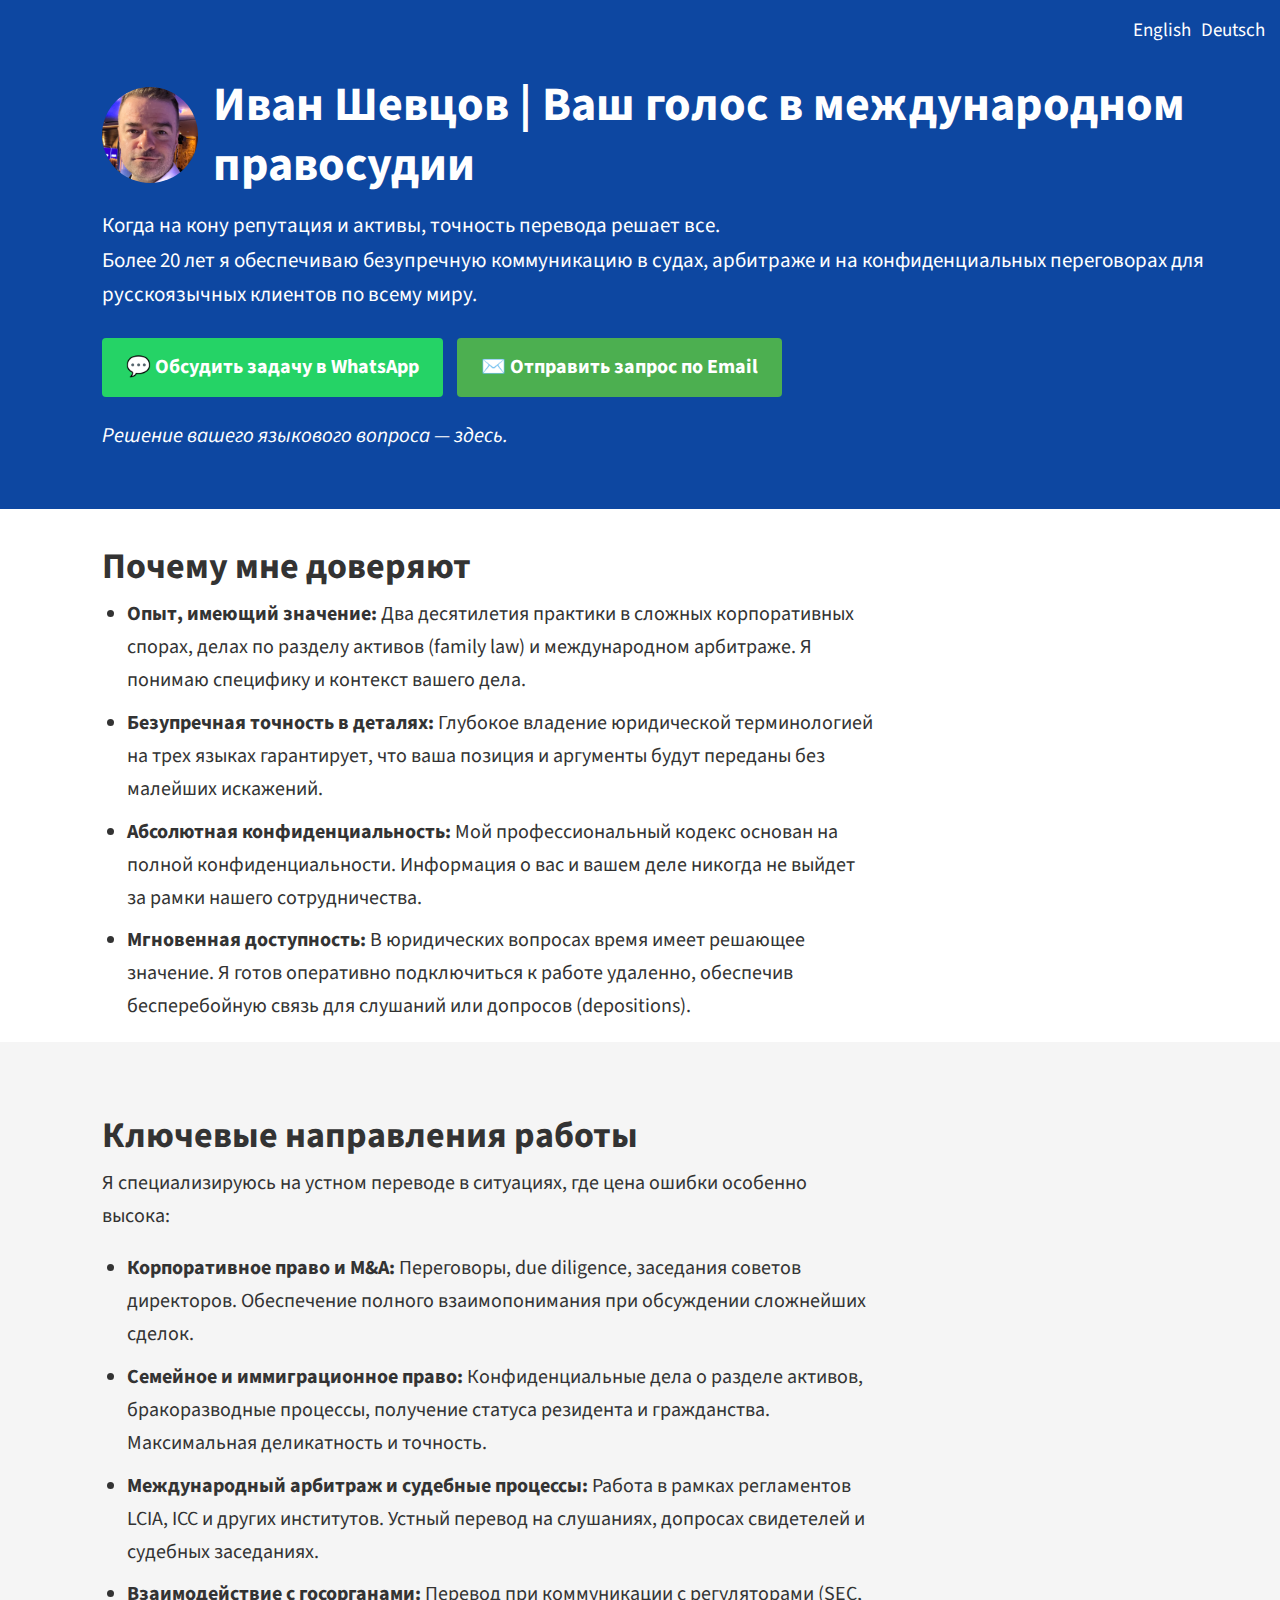
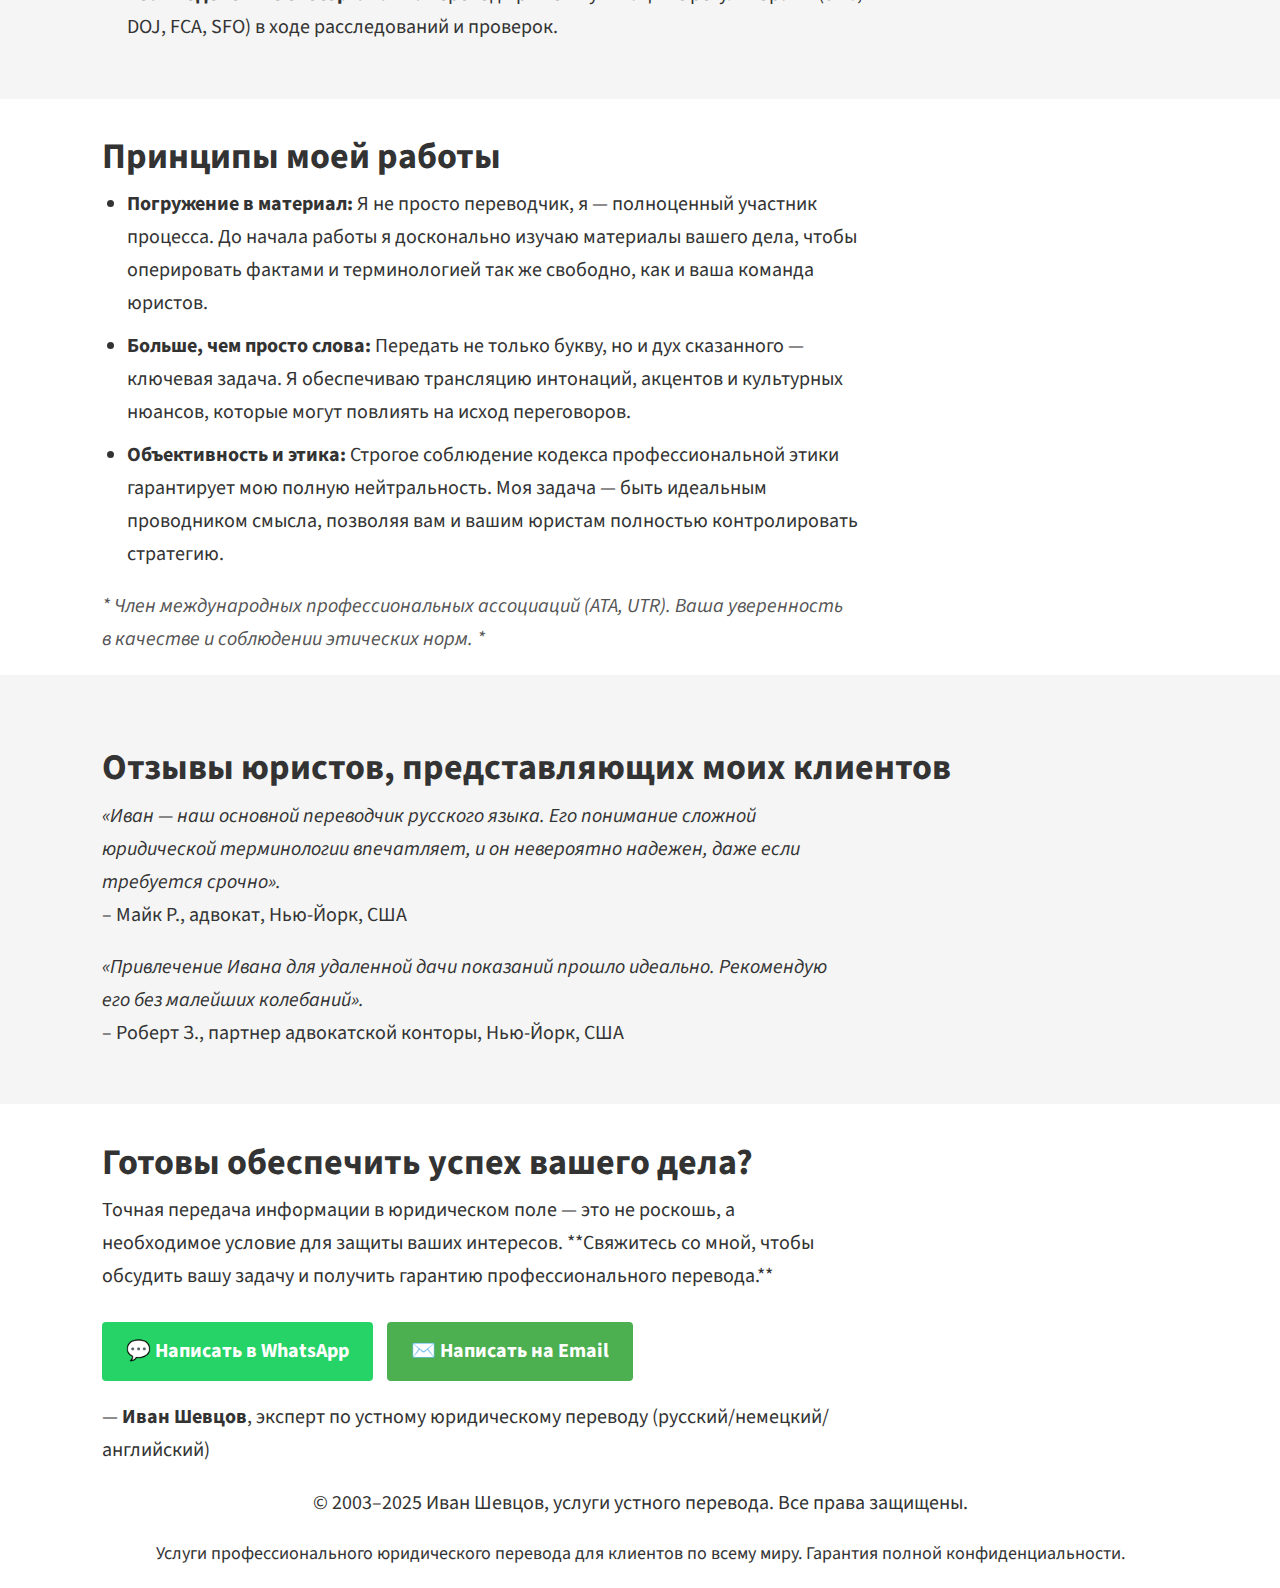
<file: ru/index.html>
<!DOCTYPE html>
<html lang="ru">
<head>
<script async src="https://www.googletagmanager.com/gtag/js?id=G-PXMJ6V97SH"></script>
<script>
  window.dataLayer = window.dataLayer || [];
  function gtag(){dataLayer.push(arguments);}
  gtag('js', new Date());

  gtag('config', 'G-PXMJ6V97SH');
</script>
  <meta charset="UTF-8">
  <meta name="viewport" content="width=device-width, initial-scale=1.0">
  <title>Иван Шевцов | Устный юридический перевод для судов и арбитража (США, Англия, Швейцария)</title>
  <meta name="description" content="Профессиональный устный переводчик для сложных юридических ситуаций: международный арбитраж, M&A, раздел активов, иммиграция. 20+ лет опыта. Гарантия полной конфиденциальности. Оперативная доступность.">
<link rel="apple-touch-icon" sizes="180x180" href="/apple-touch-icon.png">
<link rel="icon" type="image/png" sizes="32x32" href="/favicon-32x32.png">
<link rel="icon" type="image/png" sizes="16x16" href="/favicon-16x16.png">
<link rel="manifest" href="/site.webmanifest">
<link href="https://fonts.googleapis.com/css2?family=Source+Sans+3:wght@400;600;700;800&display=swap" rel="stylesheet">

<style>
  :root {
    --font-base: 20px;
    --lh-base: 1.65;
    --max-line: 75ch;

    --h1: clamp(34px, 4.5vw, 48px);
    --h2: clamp(26px, 3.2vw, 36px);
    --h3: clamp(22px, 2.4vw, 28px);
    --h4: clamp(18px, 2vw, 22px);

    --space-xxs: .4rem;
    --space-xs:  .6rem;
    --space-s:   .8rem;
    --space-m:   1.2rem;
    --space-l:   1.6rem;
    --space-xl:  2.2rem;
    --space-xxl: 3rem;
  }

  html { font-size: 100%; }
  body {
    margin: 0;
    padding: 0;
    font-family: "Source Sans 3", Arial, sans-serif;
    font-size: var(--font-base);
    line-height: var(--lh-base);
    color: #333;
  }

  section p, section ul, section ol {
    max-width: var(--max-line);
  }

  /* Заголовки с большей жирностью */
  h1, h2, h3, h4, h5, h6 {
    line-height: 1.25;
    margin: 0;
    font-weight: 700;   /* усилил жирность */
  }
  h1 {
    font-size: var(--h1);
    margin-top: var(--space-xl);
    margin-bottom: var(--space-s);
  }
  h2 {
    font-size: var(--h2);
    margin-top: var(--space-xl);
    margin-bottom: var(--space-xs);
  }
  h3 {
    font-size: var(--h3);
    margin-top: var(--space-l);
    margin-bottom: var(--space-xxs);
  }
  h4 {
    font-size: var(--h4);
    margin-top: var(--space-m);
    margin-bottom: var(--space-xxs);
  }

  p {
    margin: 0 0 var(--space-m);
  }
  ul {
    margin: 0 0 var(--space-m) 1.25em;
    padding: 0;
  }
  li {
    margin: 0 0 var(--space-xs);
  }

  .container { max-width: 1200px; margin: 0 auto; padding: 0 1em; }
  .full { max-width: none; margin: 0; }
  .offset-left { padding-left: 8vw; padding-right: 3rem; }

  header.hero {
    background: #0d47a1;
    color: #fff;
    padding: 2em 0;
    position: relative;
    text-align: left;
  }
  header.hero h1 {
    display: flex;
    align-items: center;
    gap: 15px;
    justify-content: flex-start;
  }
  header.hero p {
    font-size: 1.05em;
    margin: .4rem 0 1rem;
  }

  .cta-buttons a {
    display: inline-block;
    margin: .5em .5em 0 0;
    padding: .65em 1.2em;
    font-weight: 700;
    text-decoration: none;
    color: #fff;
    border-radius: 4px;
  }
  .cta-buttons a.whatsapp { background: #25D366; }
  .cta-buttons a.email    { background: #4CAF50; }
  .cta-buttons a:hover    { opacity: .9; }

  .profile-pic {
    width: 96px;
    height: 96px;
    border-radius: 50%;
    object-fit: cover;
  }

  .lang-switcher {
    position: absolute; top: 15px; right: 15px;
    display: flex; gap: 10px; flex-direction: row;
  }
  .lang-switcher a {
    color: #fff;
    text-decoration: none;
    font-weight: 400;
    font-size: .95em;
  }
  .lang-switcher a:hover { text-decoration: underline; }

  section {
    padding: var(--space-xl) 0;   /* общий вертикальный отступ */
    text-align: left;
  }
  section.gray {
    background: #f5f5f5;
    padding-top: var(--space-xl);
    padding-bottom: var(--space-xl);
  }
  .trust-signals {
    font-style: italic;
    color: #555;
    margin-top: var(--space-s);
  }

  footer.offset-left {
    padding-left: 0;
    padding-right: 0;
    text-align: center;
  }

  @media (max-width: 600px) {
    .offset-left { padding-left: 1rem; padding-right: 1rem; }
    header.hero h1 { gap: 10px; flex-direction: column; align-items: flex-start; }
    header.hero p { font-size: 1em; }
    .cta-buttons a { display: block; margin: .5em 0 0 0; }
    .lang-switcher { right: 10px; top: 10px; flex-direction: column; gap: 4px; }
  }
</style>
</head>




<body>

  <header class="hero">
    <div class="lang-switcher">
      <a href="/">English</a>
      <a href="/de/">Deutsch</a>
    </div>
    <div class="container full offset-left">
      <h1>
        <img src="../ivan.png" alt="Иван Шевцов" class="profile-pic">
        Иван Шевцов | Ваш голос в международном правосудии
      </h1>
      <p>Когда на кону репутация и активы, точность перевода решает все.<br>Более 20 лет я обеспечиваю безупречную коммуникацию в судах, арбитраже и на конфиденциальных переговорах для русскоязычных клиентов по всему миру.</p>
      <div class="cta-buttons">
        <a href="https://wa.me/4368110431822" class="whatsapp" title="Написать Ивану Шевцову в WhatsApp">💬 Обсудить задачу в WhatsApp</a>
        <a href="mailto:i.shevtsoff@gmail.com" class="email" title="Написать Ивану Шевцову по Email">✉️ Отправить запрос по Email</a>
      </div>
      <p style="margin-top:1em; font-style: italic;">Решение вашего языкового вопроса — здесь.</p>
    </div>
  </header>

  <section class="container full offset-left">
    <h2>Почему мне доверяют</h2>
    <ul>
      <li><strong>Опыт, имеющий значение:</strong> Два десятилетия практики в сложных корпоративных спорах, делах по разделу активов (family law) и международном арбитраже. Я понимаю специфику и контекст вашего дела.</li>
      <li><strong>Безупречная точность в деталях:</strong> Глубокое владение юридической терминологией на трех языках гарантирует, что ваша позиция и аргументы будут переданы без малейших искажений.</li>
      <li><strong>Абсолютная конфиденциальность:</strong> Мой профессиональный кодекс основан на полной конфиденциальности. Информация о вас и вашем деле никогда не выйдет за рамки нашего сотрудничества.</li>
      <li><strong>Мгновенная доступность:</strong> В юридических вопросах время имеет решающее значение. Я готов оперативно подключиться к работе удаленно, обеспечив бесперебойную связь для слушаний или допросов (depositions).</li>
    </ul>
  </section>

  <section class="container gray full offset-left">
    <h2>Ключевые направления работы</h2>
    <p>Я специализируюсь на устном переводе в ситуациях, где цена ошибки особенно высока:</p>
    <ul>
      <li><strong>Корпоративное право и M&A:</strong> Переговоры, due diligence, заседания советов директоров. Обеспечение полного взаимопонимания при обсуждении сложнейших сделок.</li>
      <li><strong>Семейное и иммиграционное право:</strong> Конфиденциальные дела о разделе активов, бракоразводные процессы, получение статуса резидента и гражданства. Максимальная деликатность и точность.</li>
      <li><strong>Международный арбитраж и судебные процессы:</strong> Работа в рамках регламентов LCIA, ICC и других институтов. Устный перевод на слушаниях, допросах свидетелей и судебных заседаниях.</li>
      <li><strong>Взаимодействие с госорганами:</strong> Перевод при коммуникации с регуляторами (SEC, DOJ, FCA, SFO) в ходе расследований и проверок.</li>
    </ul>
  </section>

  <section class="container full offset-left">
    <h2>Принципы моей работы</h2>
    <ul>
      <li><strong>Погружение в материал:</strong> Я не просто переводчик, я — полноценный участник процесса. До начала работы я досконально изучаю материалы вашего дела, чтобы оперировать фактами и терминологией так же свободно, как и ваша команда юристов.</li>
      <li><strong>Больше, чем просто слова:</strong> Передать не только букву, но и дух сказанного — ключевая задача. Я обеспечиваю трансляцию интонаций, акцентов и культурных нюансов, которые могут повлиять на исход переговоров.</li>
      <li><strong>Объективность и этика:</strong> Строгое соблюдение кодекса профессиональной этики гарантирует мою полную нейтральность. Моя задача — быть идеальным проводником смысла, позволяя вам и вашим юристам полностью контролировать стратегию.</li>
    </ul>
    <p class="trust-signals">* Член международных профессиональных ассоциаций (ATA, UTR). Ваша уверенность в качестве и соблюдении этических норм. *</p>
  </section>

  <section class="container gray full offset-left">
    <h2>Отзывы юристов, представляющих моих клиентов</h2>
    <p><em>&laquo;Иван — наш основной переводчик русского языка. Его понимание сложной юридической терминологии впечатляет, и он невероятно надежен, даже если требуется срочно&raquo;.</em><br>
    – Майк Р., адвокат, Нью-Йорк, США</p>
    <p><em>&laquo;Привлечение Ивана для удаленной дачи показаний прошло идеально. Рекомендую его без малейших колебаний&raquo;.</em><br>
    – Роберт З., партнер адвокатской конторы, Нью-Йорк, США</p>
  </section>

  <section class="container full offset-left">
    <h2>Готовы обеспечить успех вашего дела?</h2>
    <p>Точная передача информации в юридическом поле — это не роскошь, а необходимое условие для защиты ваших интересов. **Свяжитесь со мной, чтобы обсудить вашу задачу и получить гарантию профессионального перевода.**</p>
    <div class="cta-buttons">
      <a href="https://wa.me/4368110431822" class="whatsapp" title="Написать Ивану Шевцову в WhatsApp">💬 Написать в WhatsApp</a>
      <a href="mailto:i.shevtsoff@gmail.com" class="email" title="Написать Ивану Шевцову по Email">✉️ Написать на Email</a>
    </div>
    <p style="margin-top: 1em;">— <strong>Иван Шевцов</strong>, эксперт по устному юридическому переводу (русский/немецкий/английский)</p>
  </section>

  <footer class="container gray full offset-left">
    <p>&copy; 2003–2025 Иван Шевцов, услуги устного перевода. Все права защищены.</p>
    <p style="font-size: 0.9em;">Услуги профессионального юридического перевода для клиентов по всему миру. Гарантия полной конфиденциальности.</p>
  </footer>

</body>
</html>
</file>
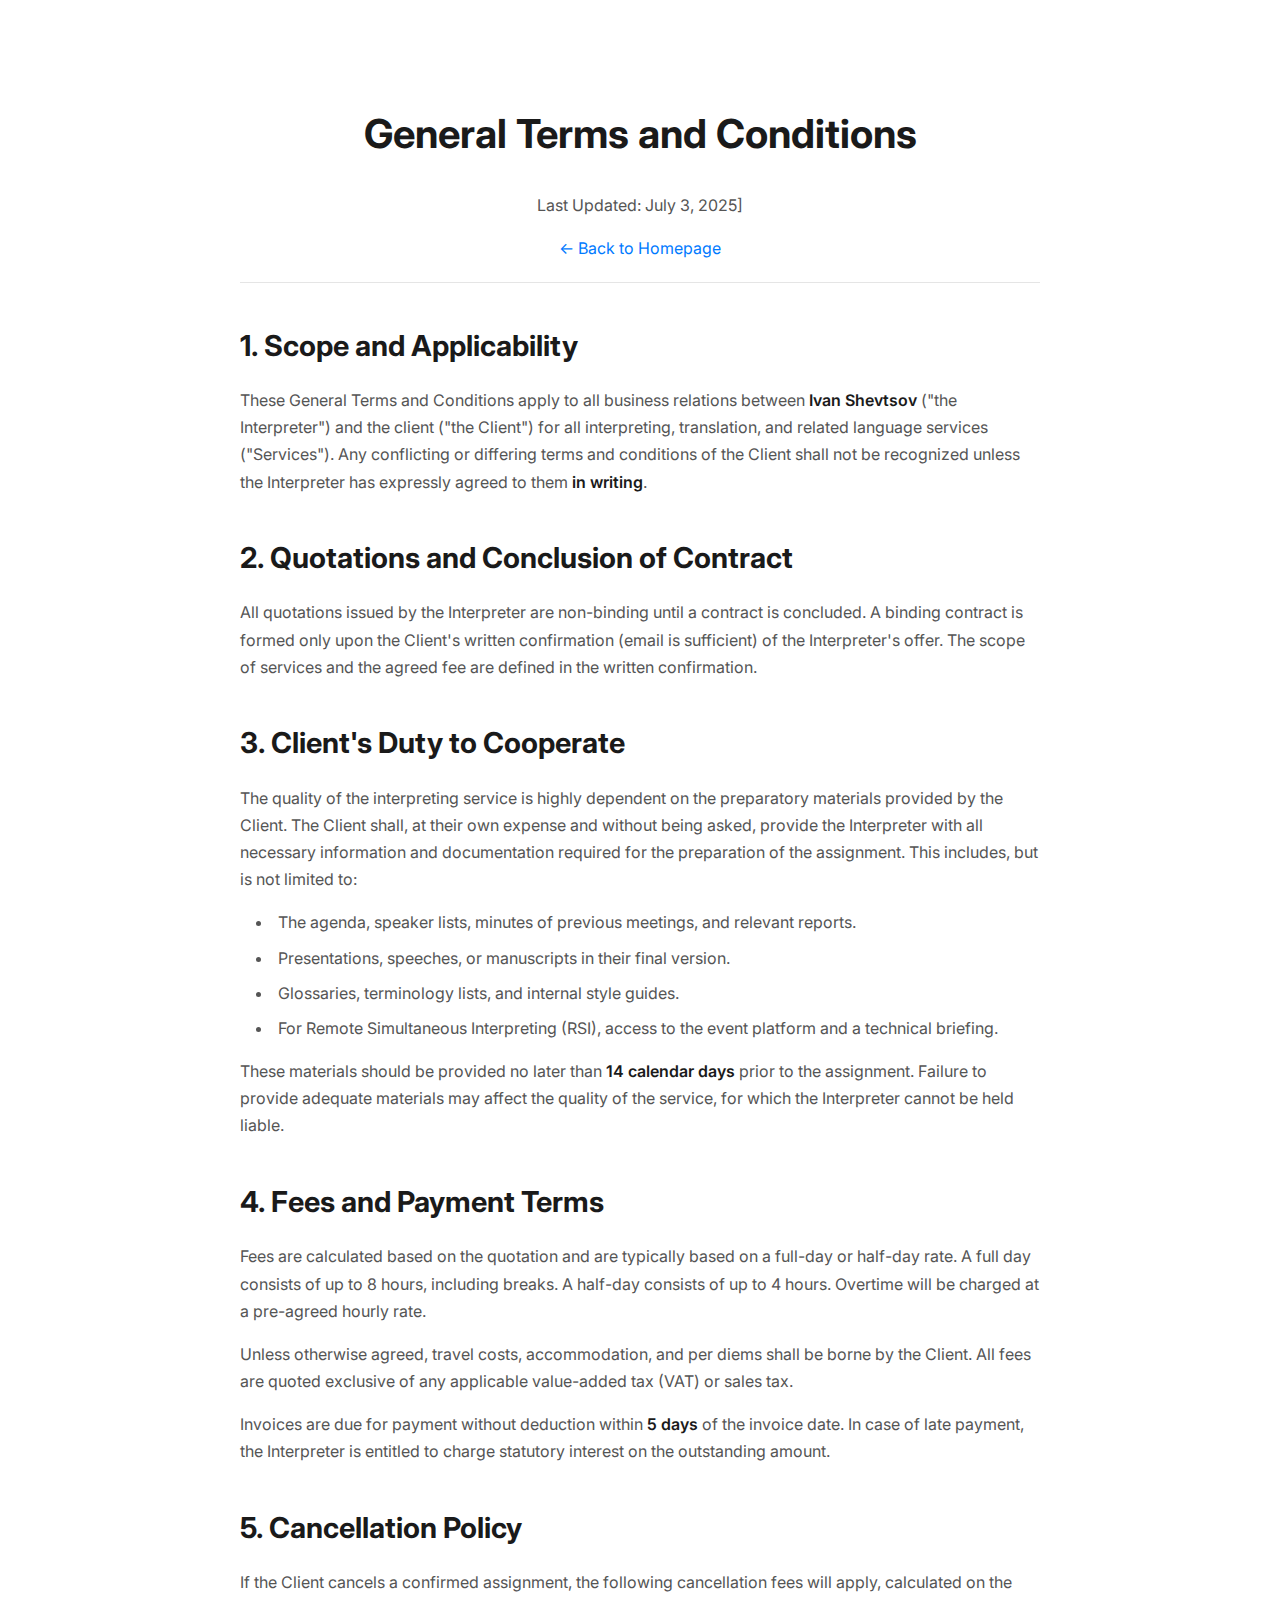
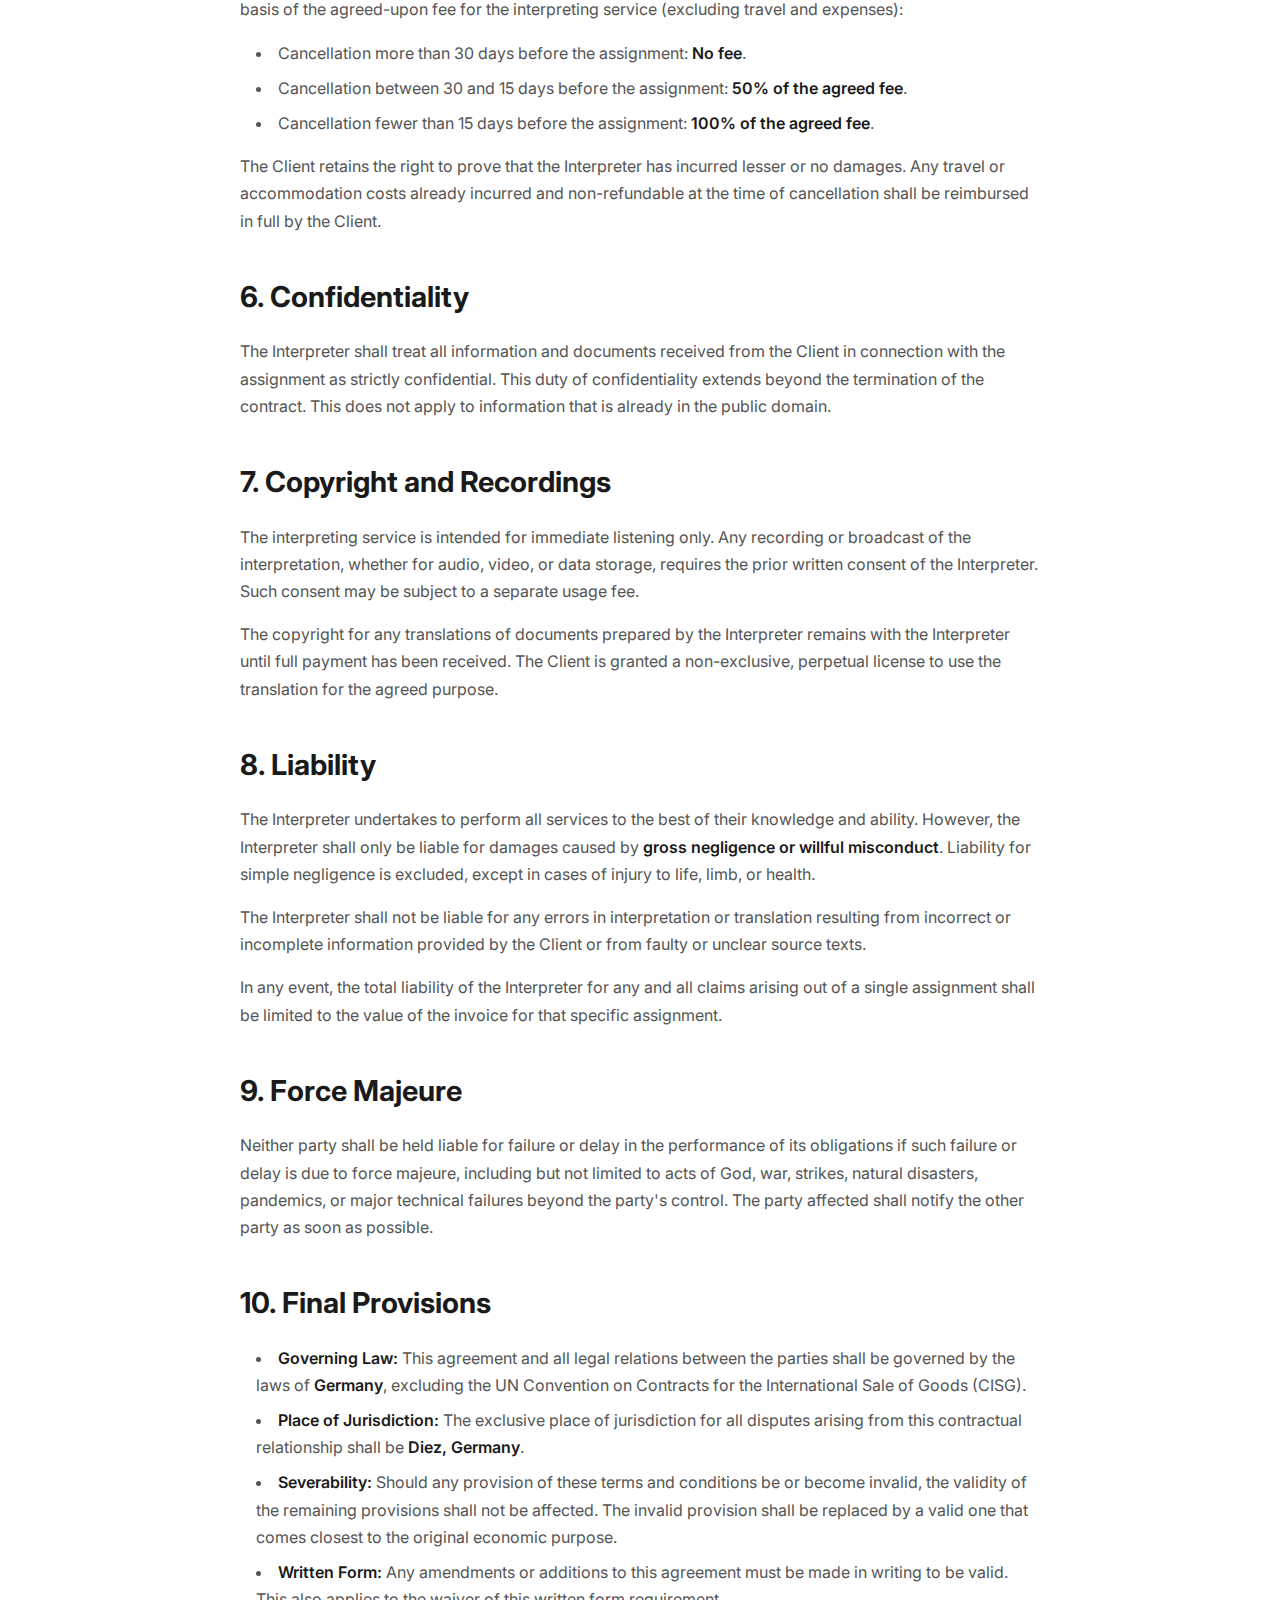
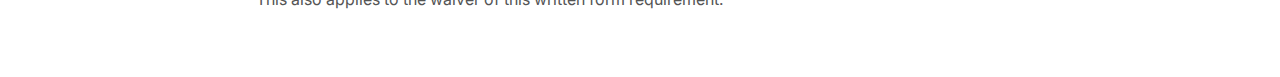
<file: tac/index.html>
<!DOCTYPE html>
<html lang="en" data-theme="dark"> <!-- Default theme is dark, JS can adjust -->
<head>
    <meta charset="UTF-8">
    <meta name="viewport" content="width=device-width, initial-scale=1.0">
    <meta name="robots" content="noindex, follow">
    <title>Terms & Conditions - Ivan Shevtsoff</title>
    
    <!-- Google Fonts: Inter -->
    <link rel="preconnect" href="https://fonts.googleapis.com">
    <link rel="preconnect" href="https://fonts.gstatic.com" crossorigin>
    <link href="https://fonts.googleapis.com/css2?family=Inter:wght@400;500;600;700&display=swap" rel="stylesheet">
    
    <style>
        :root {
            /* Light Theme */
            --bg-color: #ffffff;
            --surface-color: #f7f7f7;
            --primary-text-color: #1a1a1a;
            --secondary-text-color: #555555;
            --accent-color: #007aff;
            --border-color: #e5e5e5;
        }

        [data-theme="dark"] {
            /* Dark Theme */
            --bg-color: #121212;
            --surface-color: #1e1e1e;
            --primary-text-color: #ffffff;
            --secondary-text-color: #a0a0a0;
            --accent-color: #ffd700;
            --border-color: #333333;
        }

        body {
            font-family: 'Inter', -apple-system, BlinkMacSystemFont, "Segoe UI", Roboto, sans-serif;
            background-color: var(--bg-color);
            color: var(--primary-text-color);
            line-height: 1.7;
            transition: background-color 0.3s ease, color 0.3s ease;
        }
        
        .container {
            max-width: 800px;
            margin: 0 auto;
            padding: 40px 20px;
        }
        
        h1, h2 {
            font-weight: 700;
            line-height: 1.3;
            margin-top: 1.5em;
            margin-bottom: 0.8em;
            color: var(--primary-text-color);
        }

        h1 { font-size: 2.5rem; }
        h2 { font-size: 1.8rem; }

        p {
            margin-bottom: 1em;
            color: var(--secondary-text-color);
        }
        
        a {
            color: var(--accent-color);
            text-decoration: none;
        }
        a:hover {
            text-decoration: underline;
        }
        
        ul {
            list-style-position: inside;
            padding-left: 1em;
            margin-bottom: 1em;
        }
        
        li {
            margin-bottom: 0.5em;
            color: var(--secondary-text-color);
        }
        
        strong {
            color: var(--primary-text-color);
            font-weight: 600;
        }

        .header {
            text-align: center;
            padding-bottom: 20px;
            border-bottom: 1px solid var(--border-color);
            margin-bottom: 40px;
        }
        
        .disclaimer {
            background-color: var(--surface-color);
            border-left: 4px solid var(--accent-color);
            padding: 15px 20px;
            margin: 20px 0;
            font-size: 0.9rem;
        }
    </style>
</head>
<body>

    <div class="container">
        <header class="header">
            <h1>General Terms and Conditions</h1>
            <p>Last Updated: July 3, 2025]</p>
            <a href="/">← Back to Homepage</a>
        </header>
        

        <h2>1. Scope and Applicability</h2>
        <p>These General Terms and Conditions apply to all business relations between <strong>Ivan Shevtsov</strong> ("the Interpreter") and the client ("the Client") for all interpreting, translation, and related language services ("Services"). Any conflicting or differing terms and conditions of the Client shall not be recognized unless the Interpreter has expressly agreed to them <strong>in writing</strong>.</p>

        <h2>2. Quotations and Conclusion of Contract</h2>
        <p>All quotations issued by the Interpreter are non-binding until a contract is concluded. A binding contract is formed only upon the Client's written confirmation (email is sufficient) of the Interpreter's offer. The scope of services and the agreed fee are defined in the written confirmation.</p>

        <h2>3. Client's Duty to Cooperate</h2>
        <p>The quality of the interpreting service is highly dependent on the preparatory materials provided by the Client. The Client shall, at their own expense and without being asked, provide the Interpreter with all necessary information and documentation required for the preparation of the assignment. This includes, but is not limited to:</p>
        <ul>
            <li>The agenda, speaker lists, minutes of previous meetings, and relevant reports.</li>
            <li>Presentations, speeches, or manuscripts in their final version.</li>
            <li>Glossaries, terminology lists, and internal style guides.</li>
            <li>For Remote Simultaneous Interpreting (RSI), access to the event platform and a technical briefing.</li>
        </ul>
        <p>These materials should be provided no later than <strong>14 calendar days</strong> prior to the assignment. Failure to provide adequate materials may affect the quality of the service, for which the Interpreter cannot be held liable.</p>

        <h2>4. Fees and Payment Terms</h2>
        <p>Fees are calculated based on the quotation and are typically based on a full-day or half-day rate. A full day consists of up to 8 hours, including breaks. A half-day consists of up to 4 hours. Overtime will be charged at a pre-agreed hourly rate.</p>
        <p>Unless otherwise agreed, travel costs, accommodation, and per diems shall be borne by the Client. All fees are quoted exclusive of any applicable value-added tax (VAT) or sales tax.</p>
        <p>Invoices are due for payment without deduction within <strong>5 days</strong> of the invoice date. In case of late payment, the Interpreter is entitled to charge statutory interest on the outstanding amount.</p>

        <h2>5. Cancellation Policy</h2>
        <p>If the Client cancels a confirmed assignment, the following cancellation fees will apply, calculated on the basis of the agreed-upon fee for the interpreting service (excluding travel and expenses):</p>
        <ul>
            <li>Cancellation more than 30 days before the assignment: <strong>No fee</strong>.</li>
            <li>Cancellation between 30 and 15 days before the assignment: <strong>50% of the agreed fee</strong>.</li>
            <li>Cancellation fewer than 15 days before the assignment: <strong>100% of the agreed fee</strong>.</li>
        </ul>
        <p>The Client retains the right to prove that the Interpreter has incurred lesser or no damages. Any travel or accommodation costs already incurred and non-refundable at the time of cancellation shall be reimbursed in full by the Client.</p>

        <h2>6. Confidentiality</h2>
        <p>The Interpreter shall treat all information and documents received from the Client in connection with the assignment as strictly confidential. This duty of confidentiality extends beyond the termination of the contract. This does not apply to information that is already in the public domain.</p>

        <h2>7. Copyright and Recordings</h2>
        <p>The interpreting service is intended for immediate listening only. Any recording or broadcast of the interpretation, whether for audio, video, or data storage, requires the prior written consent of the Interpreter. Such consent may be subject to a separate usage fee.</p>
        <p>The copyright for any translations of documents prepared by the Interpreter remains with the Interpreter until full payment has been received. The Client is granted a non-exclusive, perpetual license to use the translation for the agreed purpose.</p>

        <h2>8. Liability</h2>
        <p>The Interpreter undertakes to perform all services to the best of their knowledge and ability. However, the Interpreter shall only be liable for damages caused by <strong>gross negligence or willful misconduct</strong>. Liability for simple negligence is excluded, except in cases of injury to life, limb, or health.</p>
        <p>The Interpreter shall not be liable for any errors in interpretation or translation resulting from incorrect or incomplete information provided by the Client or from faulty or unclear source texts.</p>
        <p>In any event, the total liability of the Interpreter for any and all claims arising out of a single assignment shall be limited to the value of the invoice for that specific assignment.</p>

        <h2>9. Force Majeure</h2>
        <p>Neither party shall be held liable for failure or delay in the performance of its obligations if such failure or delay is due to force majeure, including but not limited to acts of God, war, strikes, natural disasters, pandemics, or major technical failures beyond the party's control. The party affected shall notify the other party as soon as possible.</p>

        <h2>10. Final Provisions</h2>
        <ul>
            <li><strong>Governing Law:</strong> This agreement and all legal relations between the parties shall be governed by the laws of <strong>Germany</strong>, excluding the UN Convention on Contracts for the International Sale of Goods (CISG).</li>
            <li><strong>Place of Jurisdiction:</strong> The exclusive place of jurisdiction for all disputes arising from this contractual relationship shall be <strong>Diez, Germany</strong>.</li>
            <li><strong>Severability:</strong> Should any provision of these terms and conditions be or become invalid, the validity of the remaining provisions shall not be affected. The invalid provision shall be replaced by a valid one that comes closest to the original economic purpose.</li>
            <li><strong>Written Form:</strong> Any amendments or additions to this agreement must be made in writing to be valid. This also applies to the waiver of this written form requirement.</li>
        </ul>
    </div>
<script>
    // Simple script to set theme based on localStorage, if present
    document.addEventListener('DOMContentLoaded', function() {
        const storedTheme = localStorage.getItem('theme');
        if (storedTheme) {
            document.documentElement.setAttribute('data-theme', storedTheme);
        }
    });
</script>
</body>
</html>
</file>
<file: styles_l.css>
body {
  font-family: 'Inter', 'Helvetica Neue', Arial, sans-serif;
  background: #fcfcfc;
  color: #202024;
  font-size: 1.13rem;
  line-height: 1.75;
}

.impressum-header {
  width: 100%;
  border-bottom: 1px solid #e5e5ec;
  margin-bottom: 2.3rem;
  background: #fff;
}

.brand-left {
  display: flex;
  align-items: center;
  width: 100%;
}

.brand {
  font-weight: 700;
  font-size: 1.18rem;
  color: #3200c4;
  text-decoration: none;
  padding: 1.3rem 0 0.9rem 2.2rem;
  margin: 0;
  letter-spacing: 0.01em;
}
</file>
